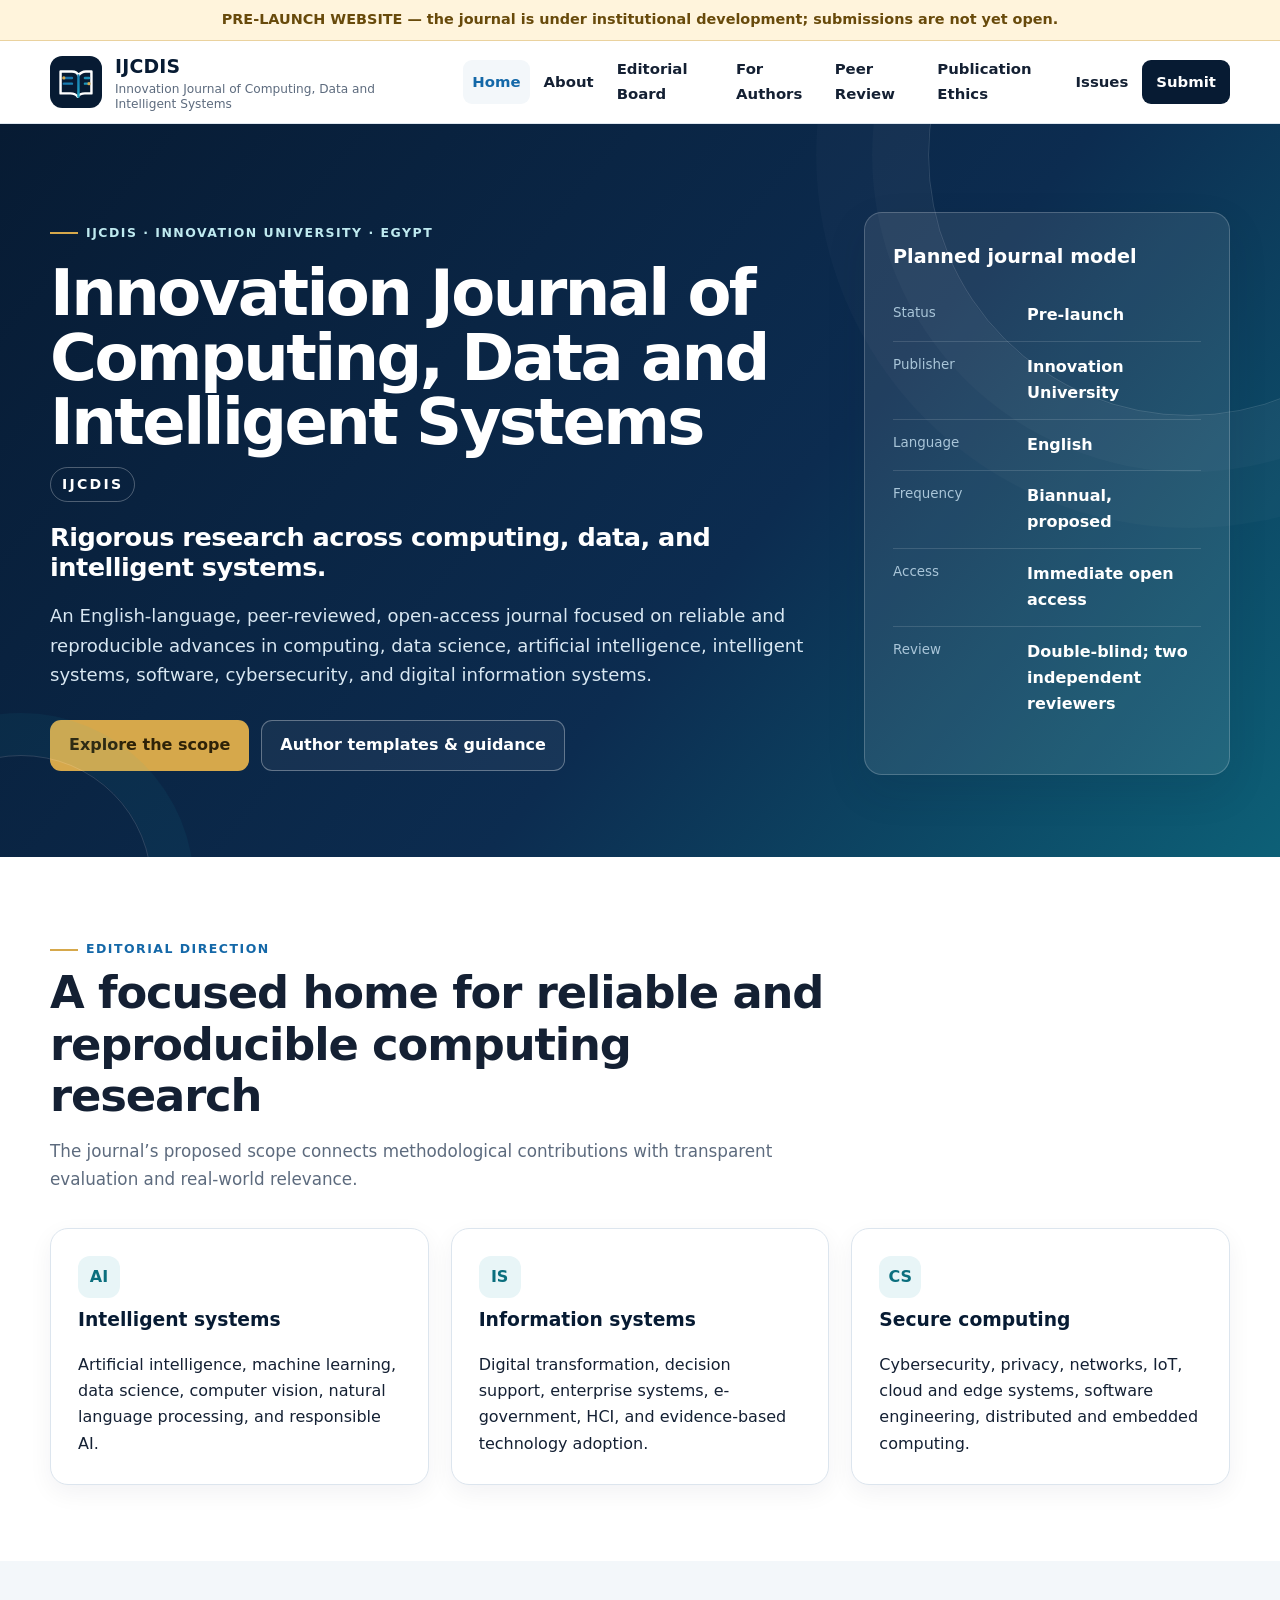
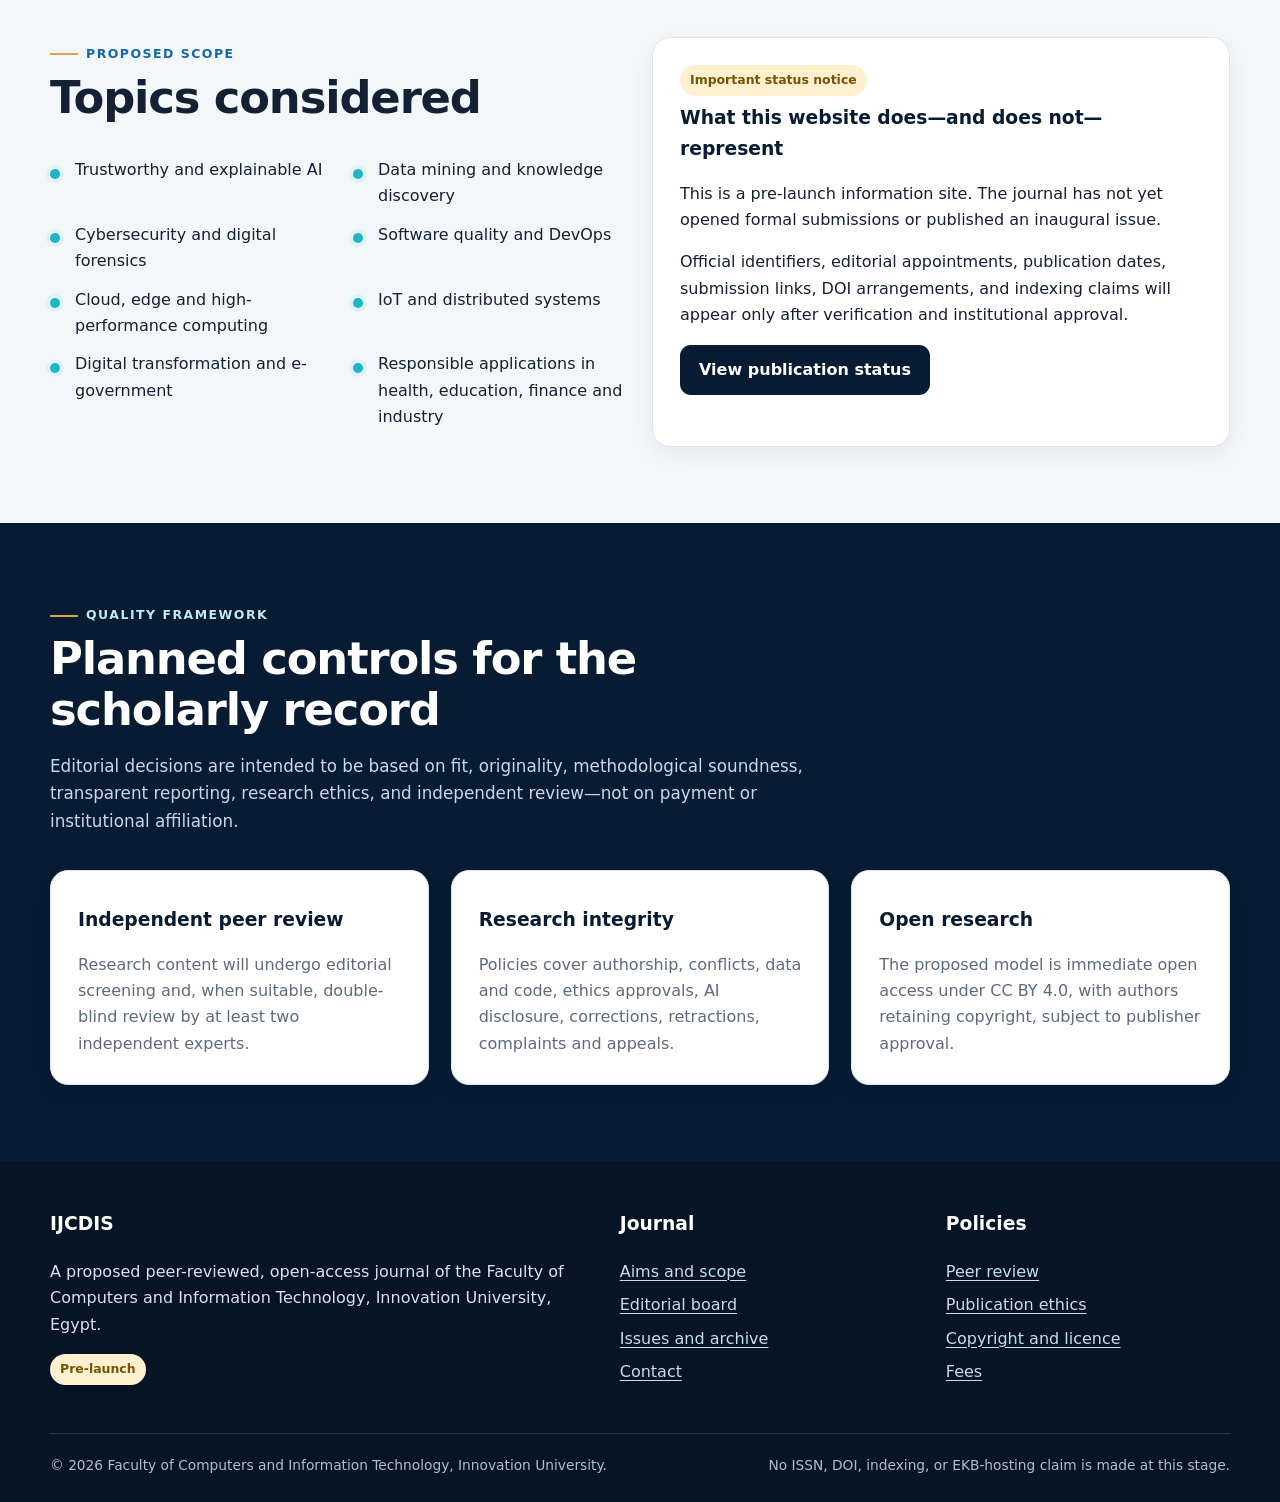
<file: index.html>
<!doctype html><html lang="en"><head><meta charset="utf-8"><meta name="viewport" content="width=device-width,initial-scale=1"><meta name="description" content="IJCDIS pre-launch journal website."><meta name="robots" content="noindex,nofollow"><title>IJCDIS | Innovation Journal of Computing, Data and Intelligent Systems</title><link rel="icon" href="logo.svg" type="image/svg+xml"><link rel="stylesheet" href="styles.css"></head><body><a class="skip-link" href="#main">Skip to content</a>
<div class="status-bar">PRE-LAUNCH WEBSITE — the journal is under institutional development; submissions are not yet open.</div>
<header class="site-header">
  <div class="container header-inner">
    <a class="brand" href="index.html" aria-label="IJCDIS home">
      <img class="brand-mark" src="logo.svg" alt="IJCDIS logo">
      <span class="brand-text"><strong>IJCDIS</strong><span>Innovation Journal of Computing, Data and Intelligent Systems</span></span>
    </a>
    <button class="nav-toggle" type="button" aria-expanded="false" aria-controls="site-nav">Menu</button>
    <nav class="site-nav" id="site-nav" aria-label="Primary navigation"><a href="index.html" aria-current="page">Home</a><a href="about.html">About</a><a href="editorial-board.html">Editorial Board</a><a href="authors.html">For Authors</a><a href="peer-review.html">Peer Review</a><a href="ethics.html">Publication Ethics</a><a href="current-issue.html">Issues</a><a href="submit.html" class="nav-cta">Submit</a></nav>
  </div>
</header><main id="main">
<section class="hero"><div class="container hero-grid"><div><span class="eyebrow">IJCDIS · Innovation University · Egypt</span><h1 class="journal-name">Innovation Journal of Computing, Data and Intelligent Systems</h1><p class="journal-acronym">IJCDIS</p><h2 class="hero-tagline">Rigorous research across computing, data, and intelligent systems.</h2><p>An English-language, peer-reviewed, open-access journal focused on reliable and reproducible advances in computing, data science, artificial intelligence, intelligent systems, software, cybersecurity, and digital information systems.</p><div class="actions"><a class="btn btn-primary" href="about.html">Explore the scope</a><a class="btn btn-secondary" href="authors.html">Author templates &amp; guidance</a></div></div><aside class="hero-card" aria-label="Planned journal model"><h2>Planned journal model</h2><dl><div class="fact"><dt>Status</dt><dd>Pre-launch</dd></div><div class="fact"><dt>Publisher</dt><dd>Innovation University</dd></div><div class="fact"><dt>Language</dt><dd>English</dd></div><div class="fact"><dt>Frequency</dt><dd>Biannual, proposed</dd></div><div class="fact"><dt>Access</dt><dd>Immediate open access</dd></div><div class="fact"><dt>Review</dt><dd>Double-blind; two independent reviewers</dd></div></dl></aside></div></section>
<section class="section"><div class="container"><div class="section-head"><span class="eyebrow" style="color:#1468a8">Editorial direction</span><h2>A focused home for reliable and reproducible computing research</h2><p>The journal’s proposed scope connects methodological contributions with transparent evaluation and real-world relevance.</p></div><div class="grid-3"><article class="card"><div class="card-icon">AI</div><h3>Intelligent systems</h3><p>Artificial intelligence, machine learning, data science, computer vision, natural language processing, and responsible AI.</p></article><article class="card"><div class="card-icon">IS</div><h3>Information systems</h3><p>Digital transformation, decision support, enterprise systems, e-government, HCI, and evidence-based technology adoption.</p></article><article class="card"><div class="card-icon">CS</div><h3>Secure computing</h3><p>Cybersecurity, privacy, networks, IoT, cloud and edge systems, software engineering, distributed and embedded computing.</p></article></div></div></section>
<section class="section section-soft"><div class="container grid-2"><div><div class="section-head"><span class="eyebrow" style="color:#1468a8">Proposed scope</span><h2>Topics considered</h2></div><ul class="topic-list"><li>Trustworthy and explainable AI</li><li>Data mining and knowledge discovery</li><li>Cybersecurity and digital forensics</li><li>Software quality and DevOps</li><li>Cloud, edge and high-performance computing</li><li>IoT and distributed systems</li><li>Digital transformation and e-government</li><li>Responsible applications in health, education, finance and industry</li></ul></div><div class="card"><span class="badge badge-warn">Important status notice</span><h3>What this website does—and does not—represent</h3><p>This is a pre-launch information site. The journal has not yet opened formal submissions or published an inaugural issue.</p><p>Official identifiers, editorial appointments, publication dates, submission links, DOI arrangements, and indexing claims will appear only after verification and institutional approval.</p><a class="btn btn-dark" href="current-issue.html">View publication status</a></div></div></section>
<section class="section section-dark"><div class="container"><div class="section-head"><span class="eyebrow">Quality framework</span><h2>Planned controls for the scholarly record</h2><p>Editorial decisions are intended to be based on fit, originality, methodological soundness, transparent reporting, research ethics, and independent review—not on payment or institutional affiliation.</p></div><div class="grid-3"><article class="card"><h3>Independent peer review</h3><p>Research content will undergo editorial screening and, when suitable, double-blind review by at least two independent experts.</p></article><article class="card"><h3>Research integrity</h3><p>Policies cover authorship, conflicts, data and code, ethics approvals, AI disclosure, corrections, retractions, complaints and appeals.</p></article><article class="card"><h3>Open research</h3><p>The proposed model is immediate open access under CC BY 4.0, with authors retaining copyright, subject to publisher approval.</p></article></div></div></section>
</main><footer class="site-footer">
  <div class="container">
    <div class="footer-grid">
      <div><h3>IJCDIS</h3><p>A proposed peer-reviewed, open-access journal of the Faculty of Computers and Information Technology, Innovation University, Egypt.</p><p><span class="badge badge-warn">Pre-launch</span></p></div>
      <div><h3>Journal</h3><ul class="footer-links"><li><a href="about.html">Aims and scope</a></li><li><a href="editorial-board.html">Editorial board</a></li><li><a href="current-issue.html">Issues and archive</a></li><li><a href="contact.html">Contact</a></li></ul></div>
      <div><h3>Policies</h3><ul class="footer-links"><li><a href="peer-review.html">Peer review</a></li><li><a href="ethics.html">Publication ethics</a></li><li><a href="authors.html#copyright">Copyright and licence</a></li><li><a href="authors.html#fees">Fees</a></li></ul></div>
    </div>
    <div class="footer-bottom"><span>© <span data-year></span> Faculty of Computers and Information Technology, Innovation University.</span><span>No ISSN, DOI, indexing, or EKB-hosting claim is made at this stage.</span></div>
  </div>
</footer><script src="script.js"></script></body></html>
</file>
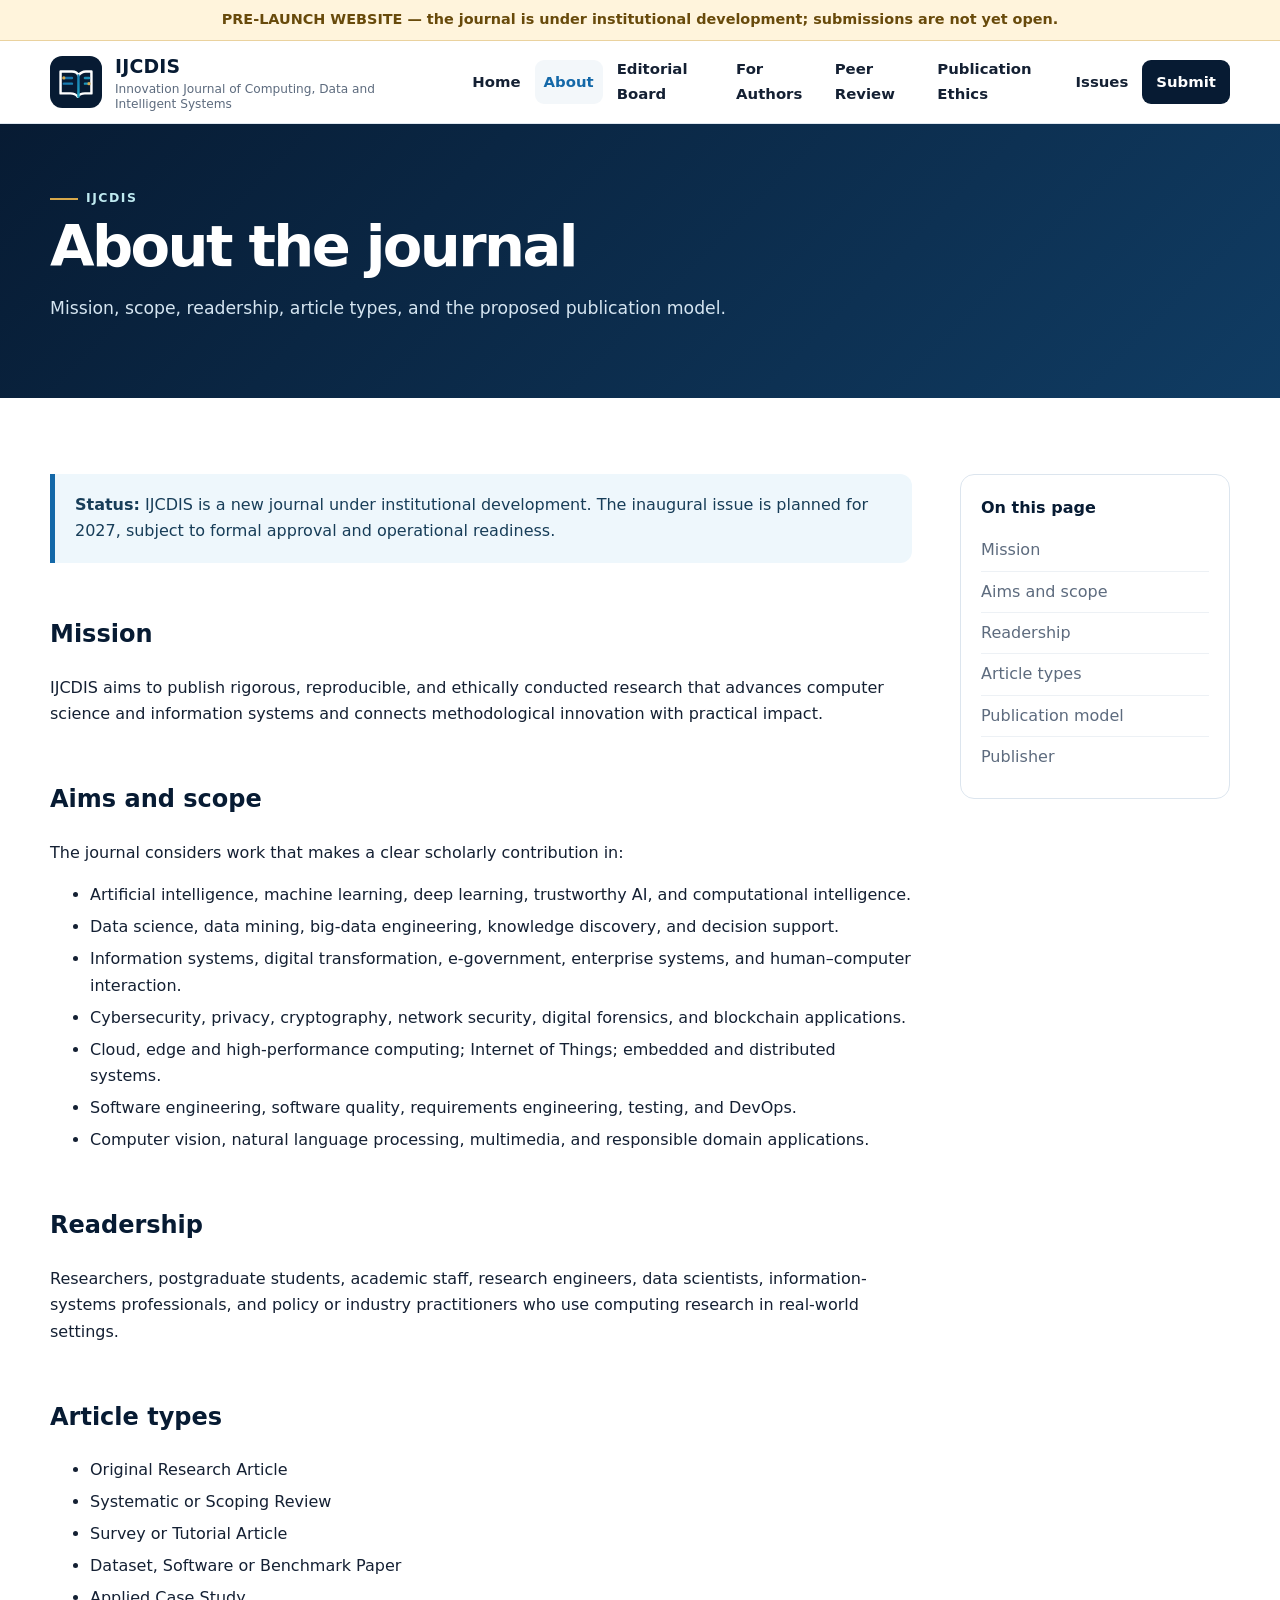
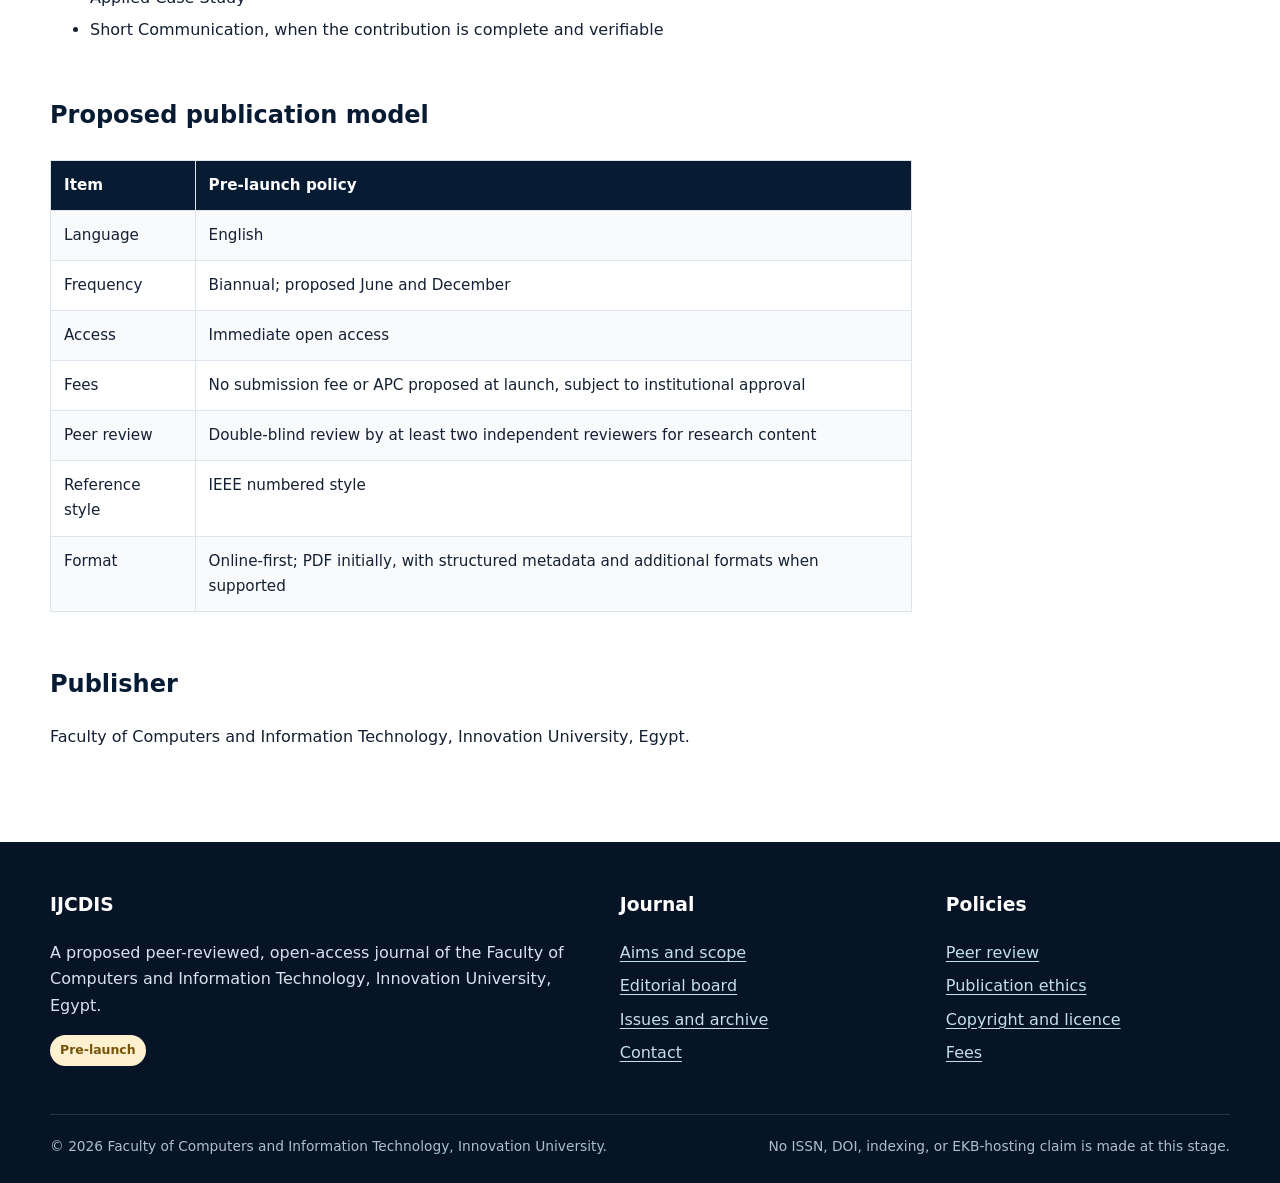
<file: about.html>
<!doctype html><html lang="en"><head><meta charset="utf-8"><meta name="viewport" content="width=device-width,initial-scale=1"><meta name="description" content="About IJCDIS: mission, scope, readership and model."><meta name="robots" content="noindex,nofollow"><title>About | IJCDIS</title><link rel="icon" href="logo.svg" type="image/svg+xml"><link rel="stylesheet" href="styles.css"></head><body><a class="skip-link" href="#main">Skip to content</a>
<div class="status-bar">PRE-LAUNCH WEBSITE — the journal is under institutional development; submissions are not yet open.</div>
<header class="site-header">
  <div class="container header-inner">
    <a class="brand" href="index.html" aria-label="IJCDIS home">
      <img class="brand-mark" src="logo.svg" alt="IJCDIS logo">
      <span class="brand-text"><strong>IJCDIS</strong><span>Innovation Journal of Computing, Data and Intelligent Systems</span></span>
    </a>
    <button class="nav-toggle" type="button" aria-expanded="false" aria-controls="site-nav">Menu</button>
    <nav class="site-nav" id="site-nav" aria-label="Primary navigation"><a href="index.html">Home</a><a href="about.html" aria-current="page">About</a><a href="editorial-board.html">Editorial Board</a><a href="authors.html">For Authors</a><a href="peer-review.html">Peer Review</a><a href="ethics.html">Publication Ethics</a><a href="current-issue.html">Issues</a><a href="submit.html" class="nav-cta">Submit</a></nav>
  </div>
</header><section class="page-hero"><div class="container"><span class="eyebrow">IJCDIS</span><h1>About the journal</h1><p>Mission, scope, readership, article types, and the proposed publication model.</p></div></section><main id="main" class="section"><div class="container content-wrap"><article class="prose"><div class="notice notice-info"><strong>Status:</strong> IJCDIS is a new journal under institutional development. The inaugural issue is planned for 2027, subject to formal approval and operational readiness.</div><h2 id="mission">Mission</h2><p>IJCDIS aims to publish rigorous, reproducible, and ethically conducted research that advances computer science and information systems and connects methodological innovation with practical impact.</p><h2 id="scope">Aims and scope</h2><p>The journal considers work that makes a clear scholarly contribution in:</p><ul><li>Artificial intelligence, machine learning, deep learning, trustworthy AI, and computational intelligence.</li><li>Data science, data mining, big-data engineering, knowledge discovery, and decision support.</li><li>Information systems, digital transformation, e-government, enterprise systems, and human–computer interaction.</li><li>Cybersecurity, privacy, cryptography, network security, digital forensics, and blockchain applications.</li><li>Cloud, edge and high-performance computing; Internet of Things; embedded and distributed systems.</li><li>Software engineering, software quality, requirements engineering, testing, and DevOps.</li><li>Computer vision, natural language processing, multimedia, and responsible domain applications.</li></ul><h2 id="readership">Readership</h2><p>Researchers, postgraduate students, academic staff, research engineers, data scientists, information-systems professionals, and policy or industry practitioners who use computing research in real-world settings.</p><h2 id="types">Article types</h2><ul><li>Original Research Article</li><li>Systematic or Scoping Review</li><li>Survey or Tutorial Article</li><li>Dataset, Software or Benchmark Paper</li><li>Applied Case Study</li><li>Short Communication, when the contribution is complete and verifiable</li></ul><h2 id="model">Proposed publication model</h2><table><tr><th>Item</th><th>Pre-launch policy</th></tr><tr><td>Language</td><td>English</td></tr><tr><td>Frequency</td><td>Biannual; proposed June and December</td></tr><tr><td>Access</td><td>Immediate open access</td></tr><tr><td>Fees</td><td>No submission fee or APC proposed at launch, subject to institutional approval</td></tr><tr><td>Peer review</td><td>Double-blind review by at least two independent reviewers for research content</td></tr><tr><td>Reference style</td><td>IEEE numbered style</td></tr><tr><td>Format</td><td>Online-first; PDF initially, with structured metadata and additional formats when supported</td></tr></table><h2 id="publisher">Publisher</h2><p>Faculty of Computers and Information Technology, Innovation University, Egypt.</p></article><aside class="sidebar"><strong>On this page</strong><a href="#mission">Mission</a><a href="#scope">Aims and scope</a><a href="#readership">Readership</a><a href="#types">Article types</a><a href="#model">Publication model</a><a href="#publisher">Publisher</a></aside></div></main><footer class="site-footer">
  <div class="container">
    <div class="footer-grid">
      <div><h3>IJCDIS</h3><p>A proposed peer-reviewed, open-access journal of the Faculty of Computers and Information Technology, Innovation University, Egypt.</p><p><span class="badge badge-warn">Pre-launch</span></p></div>
      <div><h3>Journal</h3><ul class="footer-links"><li><a href="about.html">Aims and scope</a></li><li><a href="editorial-board.html">Editorial board</a></li><li><a href="current-issue.html">Issues and archive</a></li><li><a href="contact.html">Contact</a></li></ul></div>
      <div><h3>Policies</h3><ul class="footer-links"><li><a href="peer-review.html">Peer review</a></li><li><a href="ethics.html">Publication ethics</a></li><li><a href="authors.html#copyright">Copyright and licence</a></li><li><a href="authors.html#fees">Fees</a></li></ul></div>
    </div>
    <div class="footer-bottom"><span>© <span data-year></span> Faculty of Computers and Information Technology, Innovation University.</span><span>No ISSN, DOI, indexing, or EKB-hosting claim is made at this stage.</span></div>
  </div>
</footer><script src="script.js"></script></body></html>
</file>
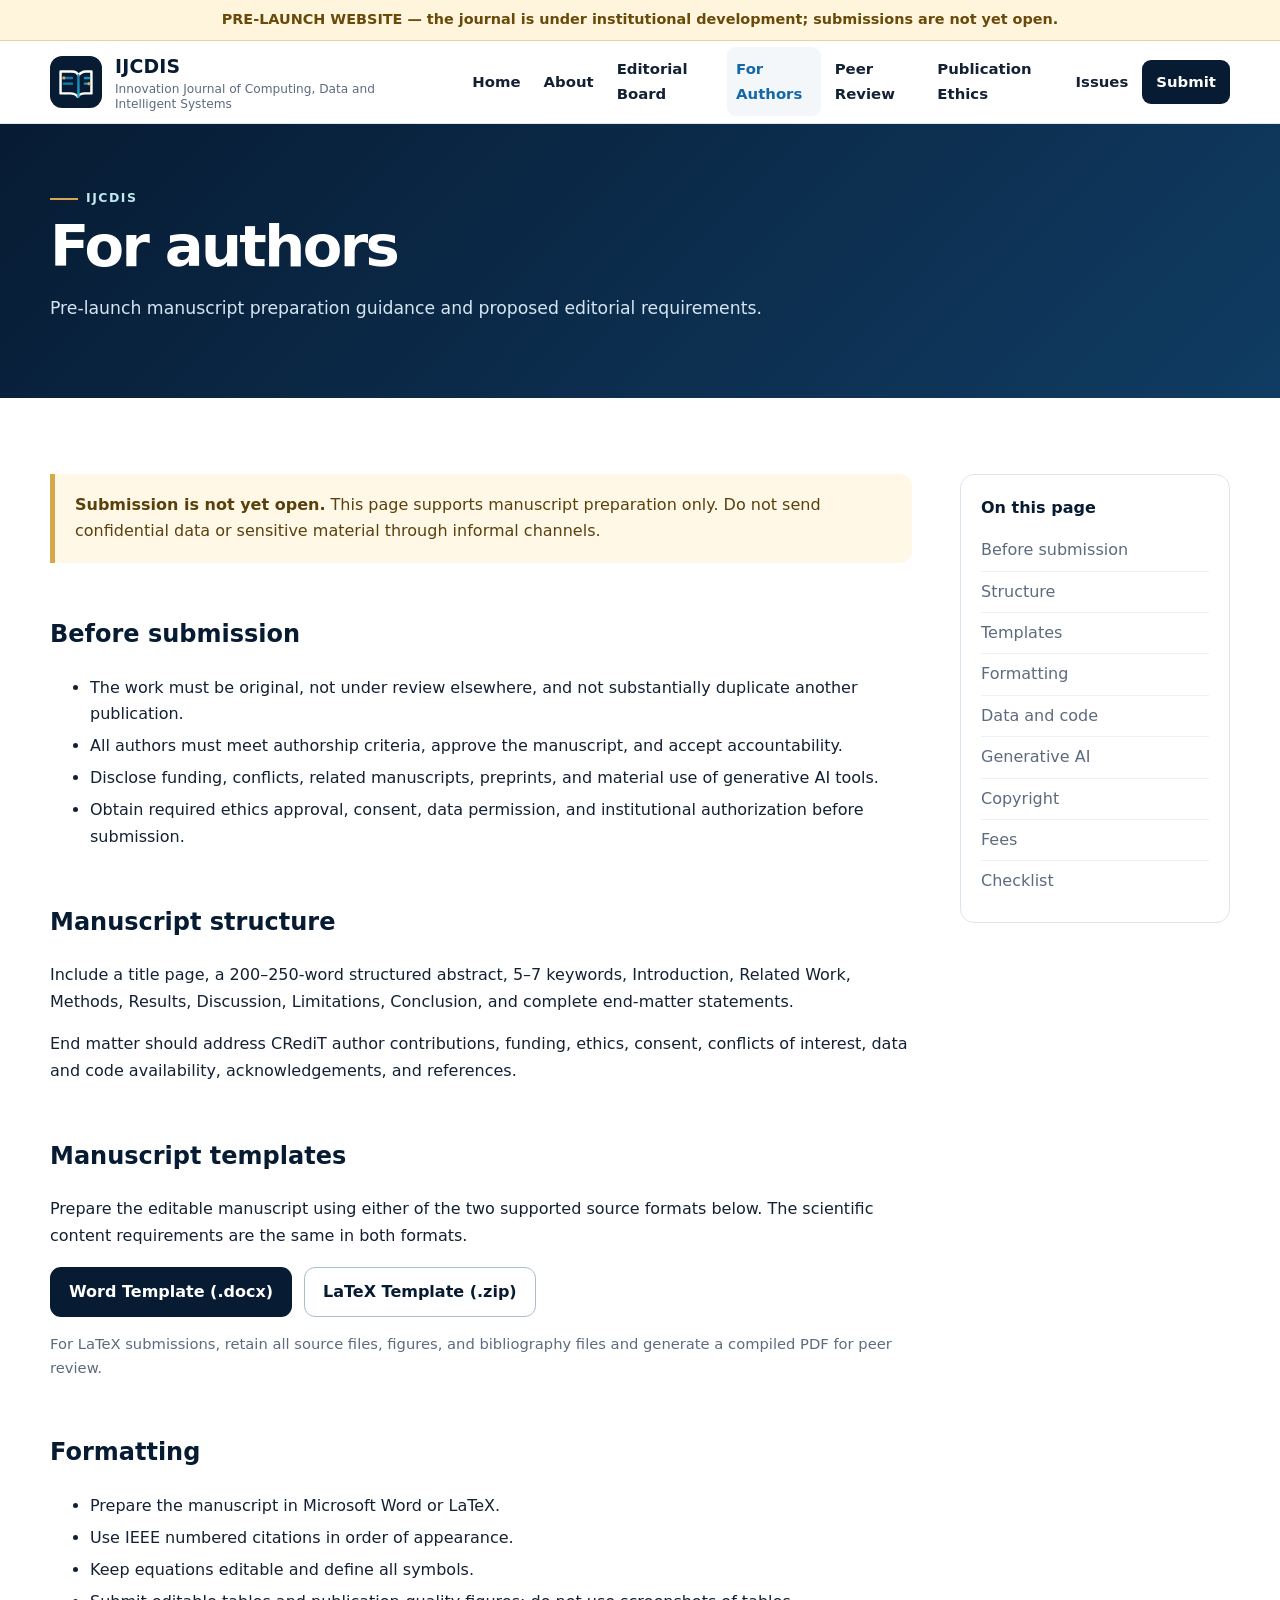
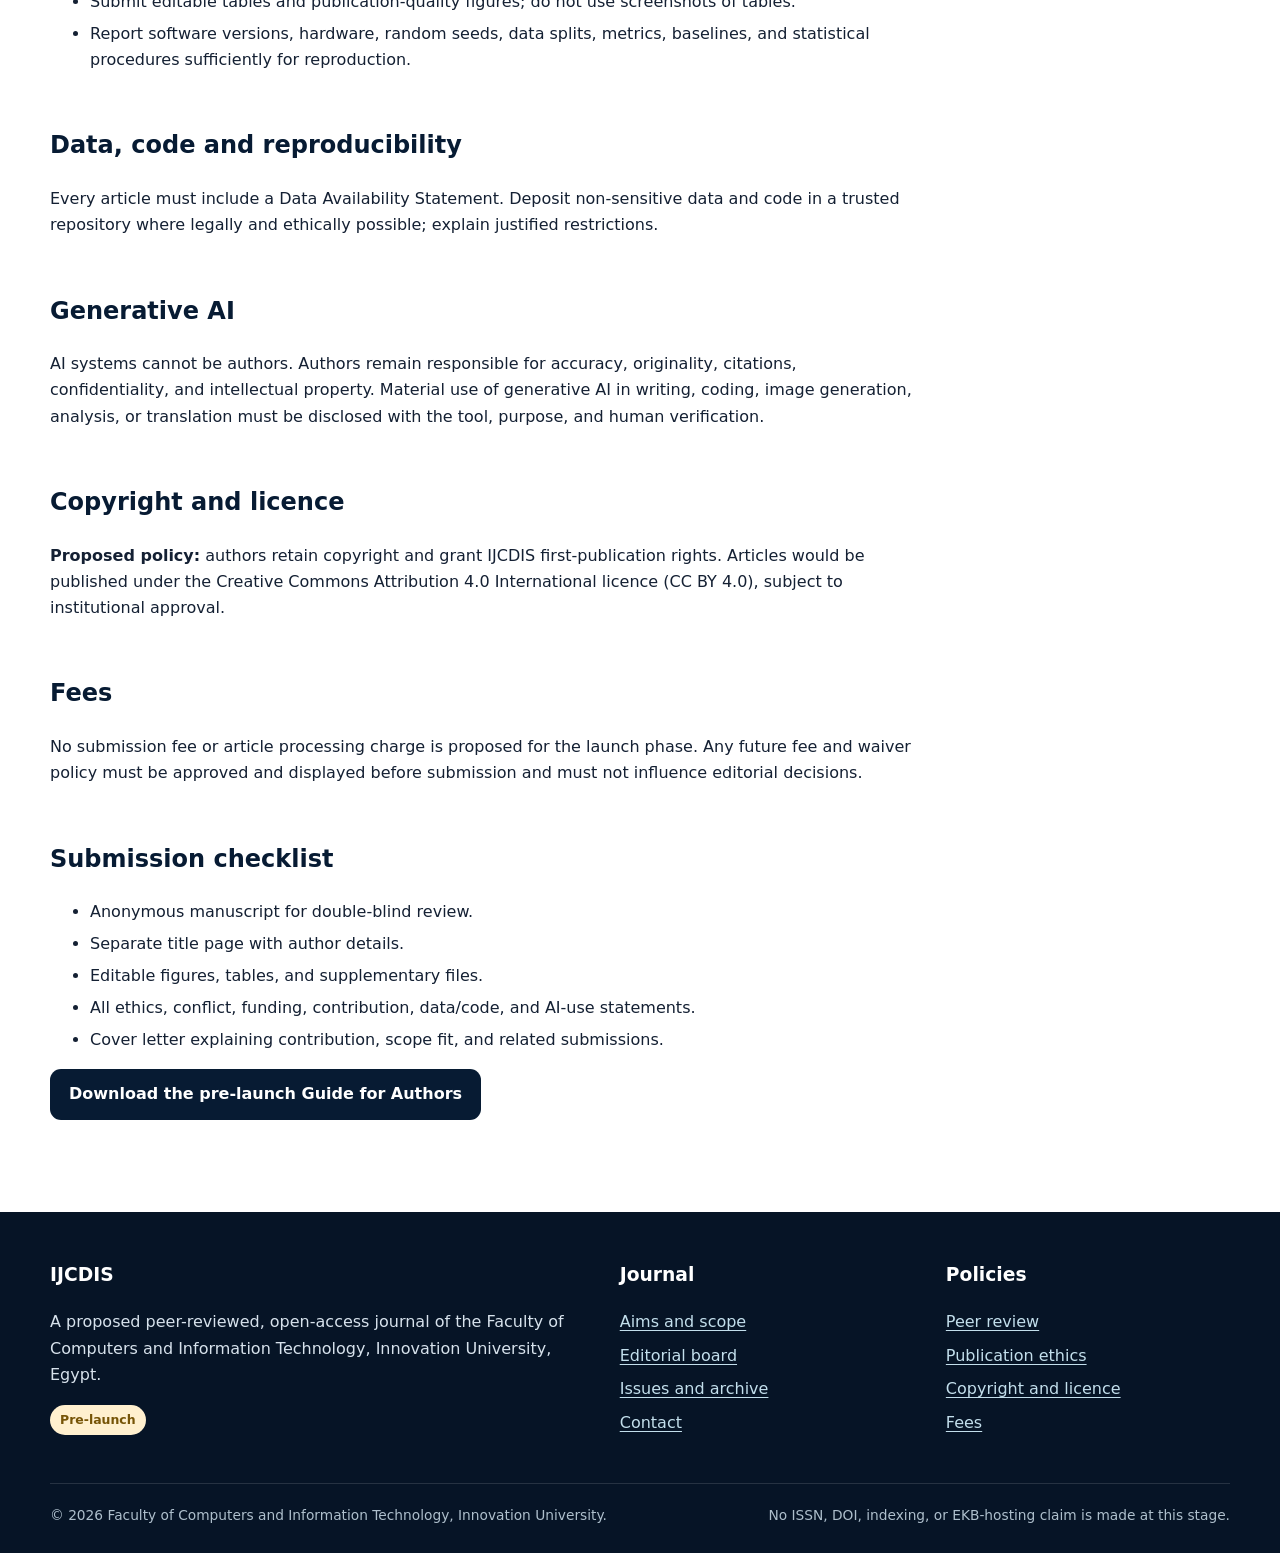
<file: authors.html>
<!doctype html><html lang="en"><head><meta charset="utf-8"><meta name="viewport" content="width=device-width,initial-scale=1"><meta name="description" content="IJCDIS pre-launch author guidelines."><meta name="robots" content="noindex,nofollow"><title>For Authors | IJCDIS</title><link rel="icon" href="logo.svg" type="image/svg+xml"><link rel="stylesheet" href="styles.css"></head><body><a class="skip-link" href="#main">Skip to content</a>
<div class="status-bar">PRE-LAUNCH WEBSITE — the journal is under institutional development; submissions are not yet open.</div>
<header class="site-header">
  <div class="container header-inner">
    <a class="brand" href="index.html" aria-label="IJCDIS home">
      <img class="brand-mark" src="logo.svg" alt="IJCDIS logo">
      <span class="brand-text"><strong>IJCDIS</strong><span>Innovation Journal of Computing, Data and Intelligent Systems</span></span>
    </a>
    <button class="nav-toggle" type="button" aria-expanded="false" aria-controls="site-nav">Menu</button>
    <nav class="site-nav" id="site-nav" aria-label="Primary navigation"><a href="index.html">Home</a><a href="about.html">About</a><a href="editorial-board.html">Editorial Board</a><a href="authors.html" aria-current="page">For Authors</a><a href="peer-review.html">Peer Review</a><a href="ethics.html">Publication Ethics</a><a href="current-issue.html">Issues</a><a href="submit.html" class="nav-cta">Submit</a></nav>
  </div>
</header><section class="page-hero"><div class="container"><span class="eyebrow">IJCDIS</span><h1>For authors</h1><p>Pre-launch manuscript preparation guidance and proposed editorial requirements.</p></div></section><main id="main" class="section"><div class="container content-wrap"><article class="prose"><div class="notice"><strong>Submission is not yet open.</strong> This page supports manuscript preparation only. Do not send confidential data or sensitive material through informal channels.</div><h2 id="before">Before submission</h2><ul><li>The work must be original, not under review elsewhere, and not substantially duplicate another publication.</li><li>All authors must meet authorship criteria, approve the manuscript, and accept accountability.</li><li>Disclose funding, conflicts, related manuscripts, preprints, and material use of generative AI tools.</li><li>Obtain required ethics approval, consent, data permission, and institutional authorization before submission.</li></ul><h2 id="structure">Manuscript structure</h2><p>Include a title page, a 200–250-word structured abstract, 5–7 keywords, Introduction, Related Work, Methods, Results, Discussion, Limitations, Conclusion, and complete end-matter statements.</p><p>End matter should address CRediT author contributions, funding, ethics, consent, conflicts of interest, data and code availability, acknowledgements, and references.</p><h2 id="templates">Manuscript templates</h2><p>Prepare the editable manuscript using either of the two supported source formats below. The scientific content requirements are the same in both formats.</p><div class="template-downloads"><a class="btn btn-dark" href="IJCDIS_Word_Manuscript_Template.docx" download>Word Template (.docx)</a><a class="btn btn-outline" href="IJCDIS_LaTeX_Manuscript_Template.zip" download>LaTeX Template (.zip)</a></div><p class="meta">For LaTeX submissions, retain all source files, figures, and bibliography files and generate a compiled PDF for peer review.</p><h2 id="format">Formatting</h2><ul><li>Prepare the manuscript in Microsoft Word or LaTeX.</li><li>Use IEEE numbered citations in order of appearance.</li><li>Keep equations editable and define all symbols.</li><li>Submit editable tables and publication-quality figures; do not use screenshots of tables.</li><li>Report software versions, hardware, random seeds, data splits, metrics, baselines, and statistical procedures sufficiently for reproduction.</li></ul><h2 id="data">Data, code and reproducibility</h2><p>Every article must include a Data Availability Statement. Deposit non-sensitive data and code in a trusted repository where legally and ethically possible; explain justified restrictions.</p><h2 id="ai">Generative AI</h2><p>AI systems cannot be authors. Authors remain responsible for accuracy, originality, citations, confidentiality, and intellectual property. Material use of generative AI in writing, coding, image generation, analysis, or translation must be disclosed with the tool, purpose, and human verification.</p><h2 id="copyright">Copyright and licence</h2><p><strong>Proposed policy:</strong> authors retain copyright and grant IJCDIS first-publication rights. Articles would be published under the Creative Commons Attribution 4.0 International licence (CC BY 4.0), subject to institutional approval.</p><h2 id="fees">Fees</h2><p>No submission fee or article processing charge is proposed for the launch phase. Any future fee and waiver policy must be approved and displayed before submission and must not influence editorial decisions.</p><h2 id="checklist">Submission checklist</h2><ul><li>Anonymous manuscript for double-blind review.</li><li>Separate title page with author details.</li><li>Editable figures, tables, and supplementary files.</li><li>All ethics, conflict, funding, contribution, data/code, and AI-use statements.</li><li>Cover letter explaining contribution, scope fit, and related submissions.</li></ul><p><a class="btn btn-dark" href="IJCDIS_Guide_for_Authors_Prelaunch.docx">Download the pre-launch Guide for Authors</a></p></article><aside class="sidebar"><strong>On this page</strong><a href="#before">Before submission</a><a href="#structure">Structure</a><a href="#templates">Templates</a><a href="#format">Formatting</a><a href="#data">Data and code</a><a href="#ai">Generative AI</a><a href="#copyright">Copyright</a><a href="#fees">Fees</a><a href="#checklist">Checklist</a></aside></div></main><footer class="site-footer">
  <div class="container">
    <div class="footer-grid">
      <div><h3>IJCDIS</h3><p>A proposed peer-reviewed, open-access journal of the Faculty of Computers and Information Technology, Innovation University, Egypt.</p><p><span class="badge badge-warn">Pre-launch</span></p></div>
      <div><h3>Journal</h3><ul class="footer-links"><li><a href="about.html">Aims and scope</a></li><li><a href="editorial-board.html">Editorial board</a></li><li><a href="current-issue.html">Issues and archive</a></li><li><a href="contact.html">Contact</a></li></ul></div>
      <div><h3>Policies</h3><ul class="footer-links"><li><a href="peer-review.html">Peer review</a></li><li><a href="ethics.html">Publication ethics</a></li><li><a href="authors.html#copyright">Copyright and licence</a></li><li><a href="authors.html#fees">Fees</a></li></ul></div>
    </div>
    <div class="footer-bottom"><span>© <span data-year></span> Faculty of Computers and Information Technology, Innovation University.</span><span>No ISSN, DOI, indexing, or EKB-hosting claim is made at this stage.</span></div>
  </div>
</footer><script src="script.js"></script></body></html>
</file>
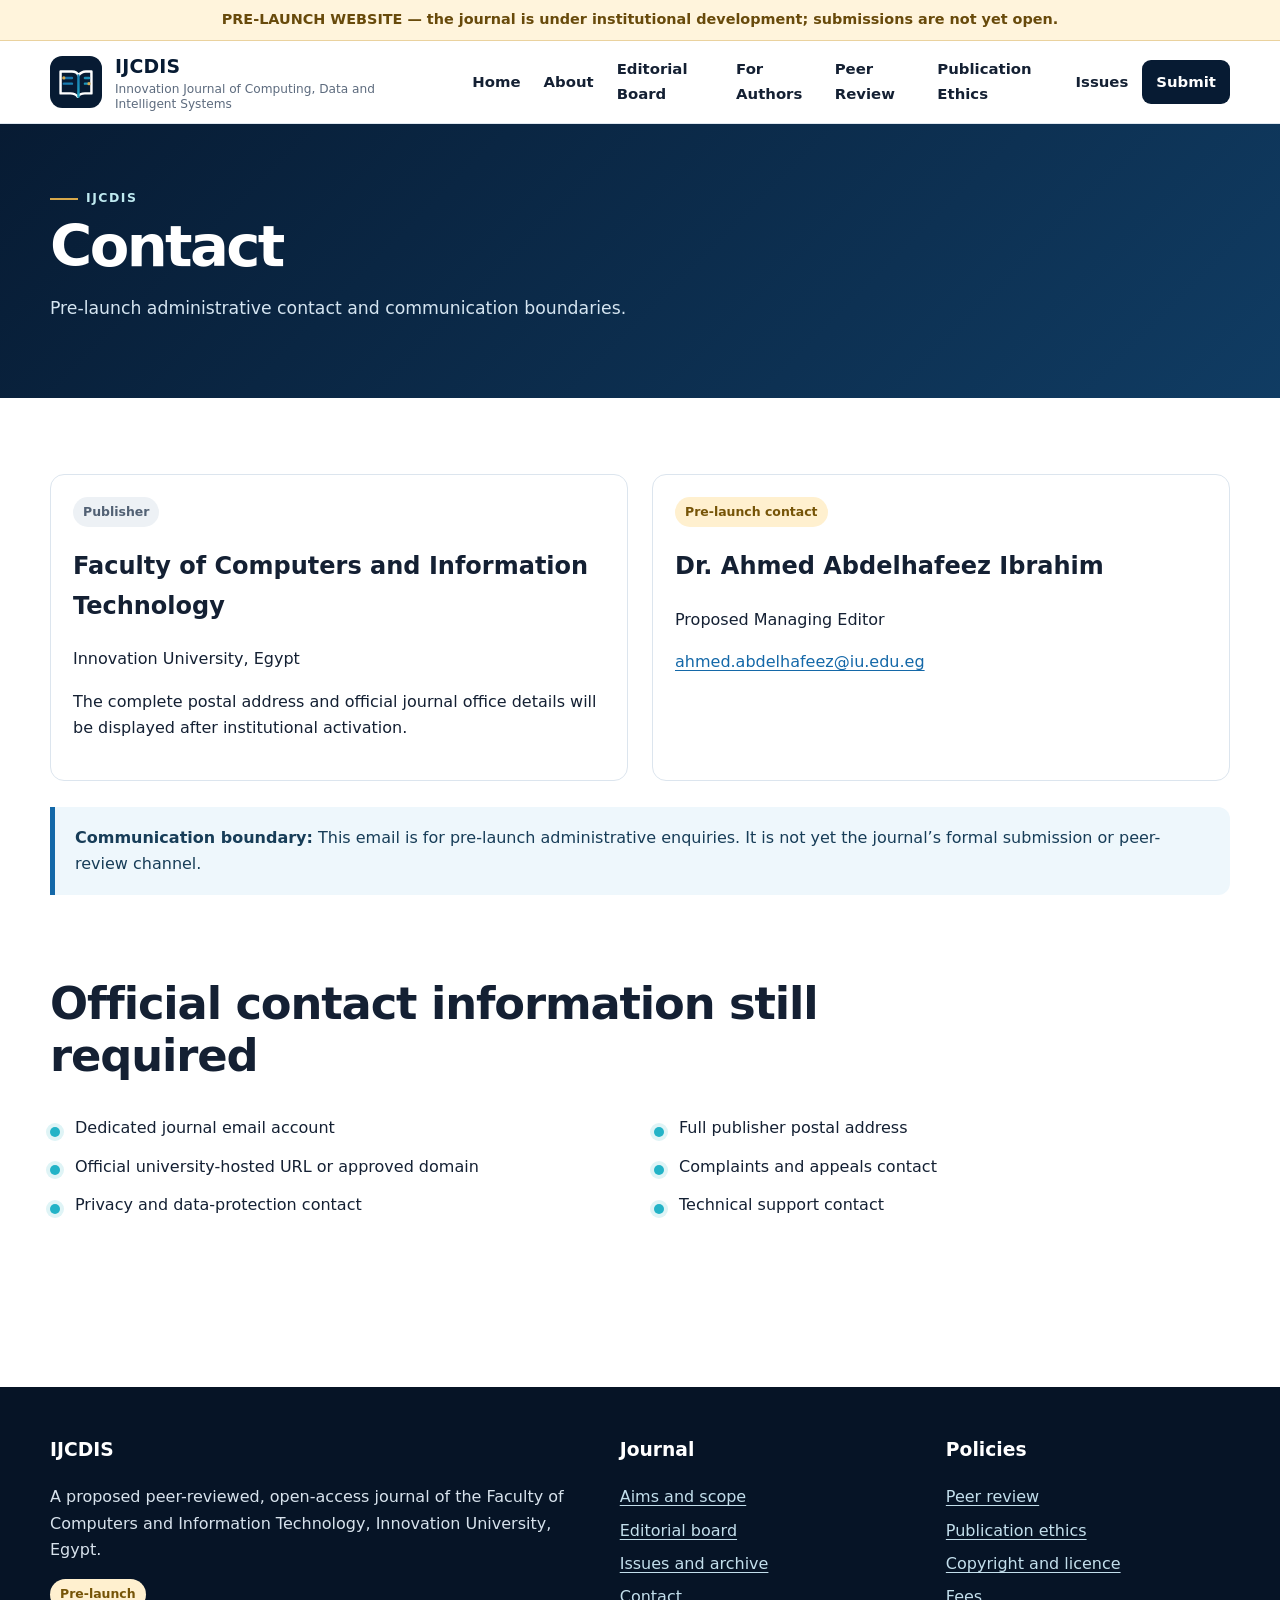
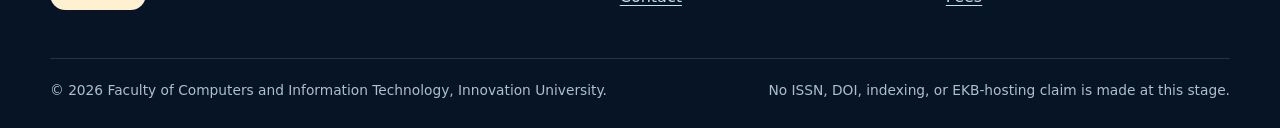
<file: contact.html>
<!doctype html><html lang="en"><head><meta charset="utf-8"><meta name="viewport" content="width=device-width,initial-scale=1"><meta name="description" content="Contact IJCDIS pre-launch office."><meta name="robots" content="noindex,nofollow"><title>Contact | IJCDIS</title><link rel="icon" href="logo.svg" type="image/svg+xml"><link rel="stylesheet" href="styles.css"></head><body><a class="skip-link" href="#main">Skip to content</a>
<div class="status-bar">PRE-LAUNCH WEBSITE — the journal is under institutional development; submissions are not yet open.</div>
<header class="site-header">
  <div class="container header-inner">
    <a class="brand" href="index.html" aria-label="IJCDIS home">
      <img class="brand-mark" src="logo.svg" alt="IJCDIS logo">
      <span class="brand-text"><strong>IJCDIS</strong><span>Innovation Journal of Computing, Data and Intelligent Systems</span></span>
    </a>
    <button class="nav-toggle" type="button" aria-expanded="false" aria-controls="site-nav">Menu</button>
    <nav class="site-nav" id="site-nav" aria-label="Primary navigation"><a href="index.html">Home</a><a href="about.html">About</a><a href="editorial-board.html">Editorial Board</a><a href="authors.html">For Authors</a><a href="peer-review.html">Peer Review</a><a href="ethics.html">Publication Ethics</a><a href="current-issue.html">Issues</a><a href="submit.html" class="nav-cta">Submit</a></nav>
  </div>
</header><section class="page-hero"><div class="container"><span class="eyebrow">IJCDIS</span><h1>Contact</h1><p>Pre-launch administrative contact and communication boundaries.</p></div></section><main id="main" class="section"><div class="container"><div class="contact-grid"><div class="contact-item"><span class="badge badge-muted">Publisher</span><h2>Faculty of Computers and Information Technology</h2><p>Innovation University, Egypt</p><p>The complete postal address and official journal office details will be displayed after institutional activation.</p></div><div class="contact-item"><span class="badge badge-warn">Pre-launch contact</span><h2>Dr. Ahmed Abdelhafeez Ibrahim</h2><p>Proposed Managing Editor</p><p><a href="mailto:ahmed.abdelhafeez@iu.edu.eg">ahmed.abdelhafeez@iu.edu.eg</a></p></div></div><div class="notice notice-info" style="margin-top:26px"><strong>Communication boundary:</strong> This email is for pre-launch administrative enquiries. It is not yet the journal’s formal submission or peer-review channel.</div><section class="section"><div class="section-head"><h2>Official contact information still required</h2></div><ul class="topic-list"><li>Dedicated journal email account</li><li>Full publisher postal address</li><li>Official university-hosted URL or approved domain</li><li>Complaints and appeals contact</li><li>Privacy and data-protection contact</li><li>Technical support contact</li></ul></section></div></main><footer class="site-footer">
  <div class="container">
    <div class="footer-grid">
      <div><h3>IJCDIS</h3><p>A proposed peer-reviewed, open-access journal of the Faculty of Computers and Information Technology, Innovation University, Egypt.</p><p><span class="badge badge-warn">Pre-launch</span></p></div>
      <div><h3>Journal</h3><ul class="footer-links"><li><a href="about.html">Aims and scope</a></li><li><a href="editorial-board.html">Editorial board</a></li><li><a href="current-issue.html">Issues and archive</a></li><li><a href="contact.html">Contact</a></li></ul></div>
      <div><h3>Policies</h3><ul class="footer-links"><li><a href="peer-review.html">Peer review</a></li><li><a href="ethics.html">Publication ethics</a></li><li><a href="authors.html#copyright">Copyright and licence</a></li><li><a href="authors.html#fees">Fees</a></li></ul></div>
    </div>
    <div class="footer-bottom"><span>© <span data-year></span> Faculty of Computers and Information Technology, Innovation University.</span><span>No ISSN, DOI, indexing, or EKB-hosting claim is made at this stage.</span></div>
  </div>
</footer><script src="script.js"></script></body></html>
</file>
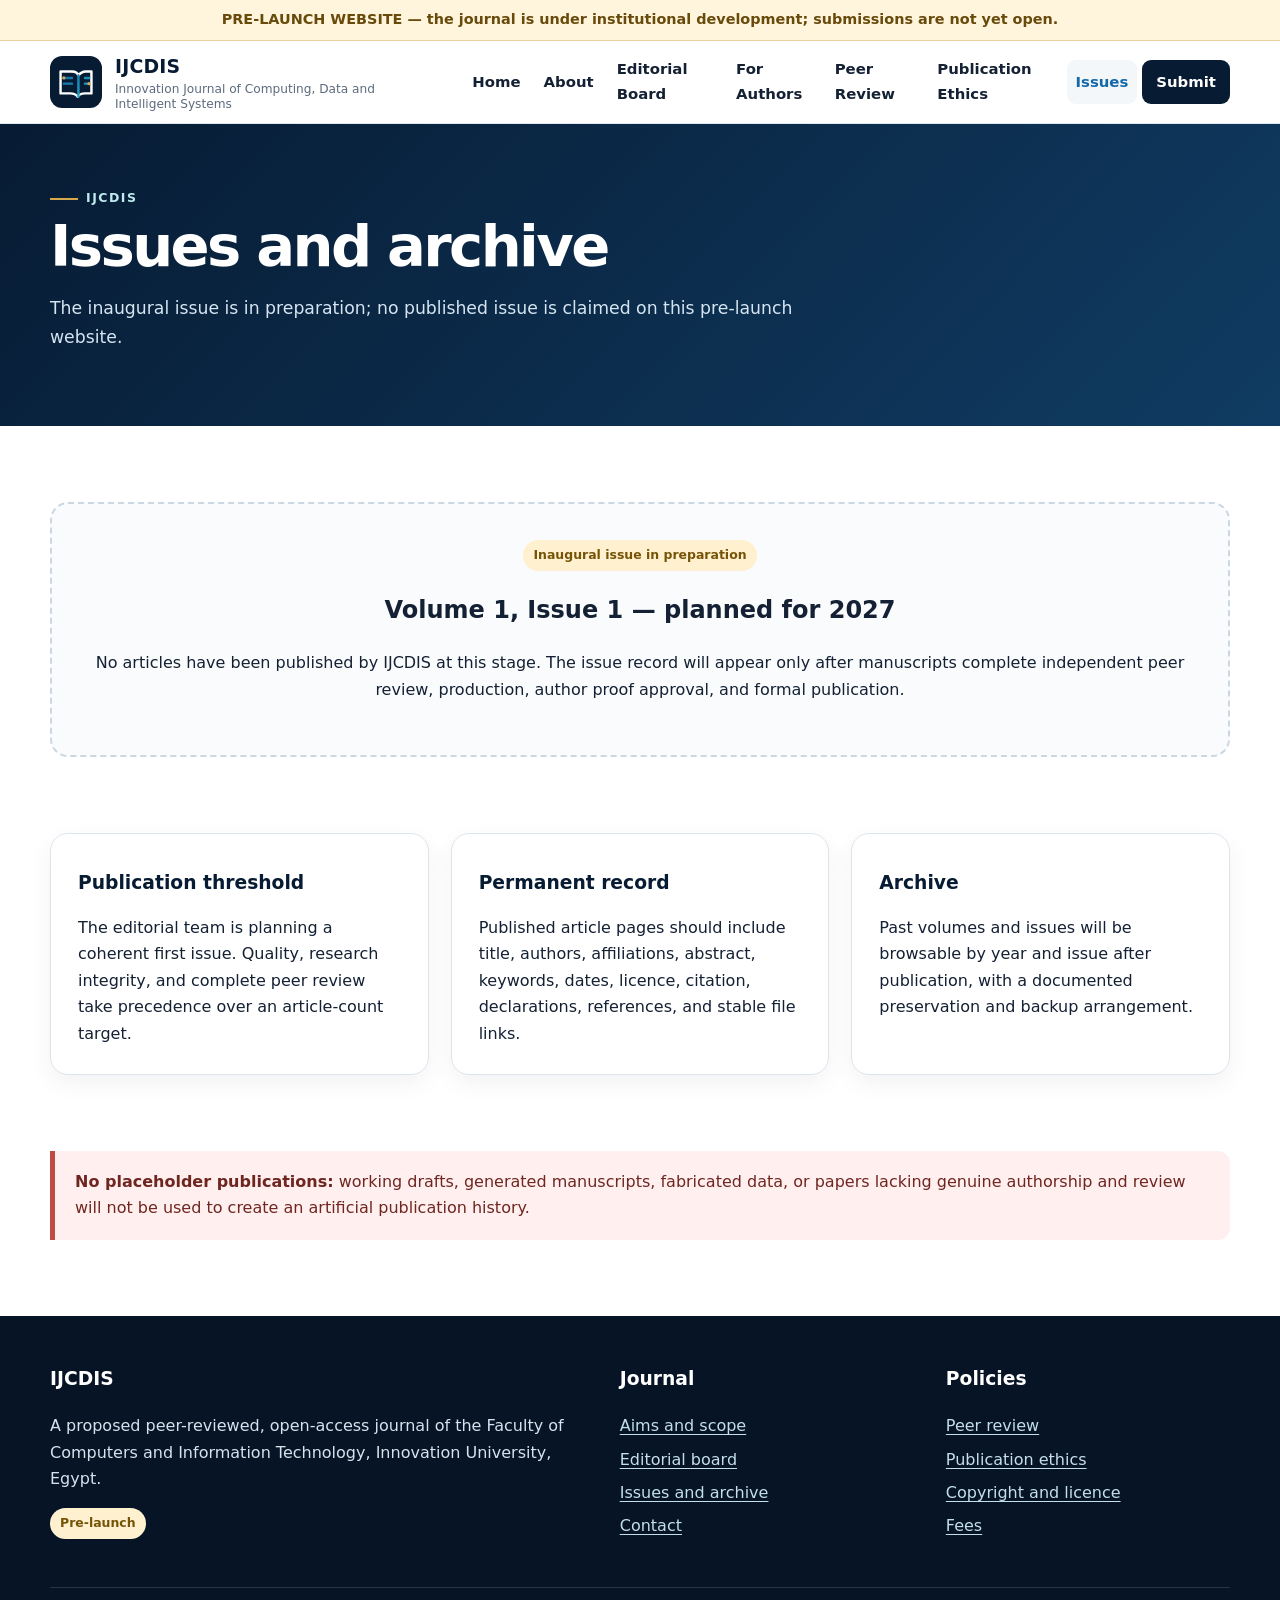
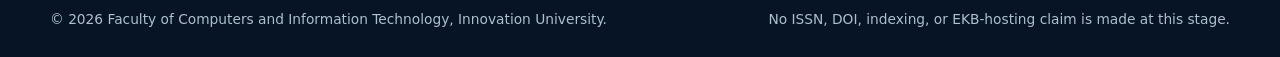
<file: current-issue.html>
<!doctype html><html lang="en"><head><meta charset="utf-8"><meta name="viewport" content="width=device-width,initial-scale=1"><meta name="description" content="IJCDIS issue and archive status."><meta name="robots" content="noindex,nofollow"><title>Issues | IJCDIS</title><link rel="icon" href="logo.svg" type="image/svg+xml"><link rel="stylesheet" href="styles.css"></head><body><a class="skip-link" href="#main">Skip to content</a>
<div class="status-bar">PRE-LAUNCH WEBSITE — the journal is under institutional development; submissions are not yet open.</div>
<header class="site-header">
  <div class="container header-inner">
    <a class="brand" href="index.html" aria-label="IJCDIS home">
      <img class="brand-mark" src="logo.svg" alt="IJCDIS logo">
      <span class="brand-text"><strong>IJCDIS</strong><span>Innovation Journal of Computing, Data and Intelligent Systems</span></span>
    </a>
    <button class="nav-toggle" type="button" aria-expanded="false" aria-controls="site-nav">Menu</button>
    <nav class="site-nav" id="site-nav" aria-label="Primary navigation"><a href="index.html">Home</a><a href="about.html">About</a><a href="editorial-board.html">Editorial Board</a><a href="authors.html">For Authors</a><a href="peer-review.html">Peer Review</a><a href="ethics.html">Publication Ethics</a><a href="current-issue.html" aria-current="page">Issues</a><a href="submit.html" class="nav-cta">Submit</a></nav>
  </div>
</header><section class="page-hero"><div class="container"><span class="eyebrow">IJCDIS</span><h1>Issues and archive</h1><p>The inaugural issue is in preparation; no published issue is claimed on this pre-launch website.</p></div></section><main id="main" class="section"><div class="container"><div class="empty-state"><span class="badge badge-warn">Inaugural issue in preparation</span><h2>Volume 1, Issue 1 — planned for 2027</h2><p>No articles have been published by IJCDIS at this stage. The issue record will appear only after manuscripts complete independent peer review, production, author proof approval, and formal publication.</p></div><section class="section"><div class="grid-3"><article class="card"><h3>Publication threshold</h3><p>The editorial team is planning a coherent first issue. Quality, research integrity, and complete peer review take precedence over an article-count target.</p></article><article class="card"><h3>Permanent record</h3><p>Published article pages should include title, authors, affiliations, abstract, keywords, dates, licence, citation, declarations, references, and stable file links.</p></article><article class="card"><h3>Archive</h3><p>Past volumes and issues will be browsable by year and issue after publication, with a documented preservation and backup arrangement.</p></article></div></section><div class="notice notice-danger"><strong>No placeholder publications:</strong> working drafts, generated manuscripts, fabricated data, or papers lacking genuine authorship and review will not be used to create an artificial publication history.</div></div></main><footer class="site-footer">
  <div class="container">
    <div class="footer-grid">
      <div><h3>IJCDIS</h3><p>A proposed peer-reviewed, open-access journal of the Faculty of Computers and Information Technology, Innovation University, Egypt.</p><p><span class="badge badge-warn">Pre-launch</span></p></div>
      <div><h3>Journal</h3><ul class="footer-links"><li><a href="about.html">Aims and scope</a></li><li><a href="editorial-board.html">Editorial board</a></li><li><a href="current-issue.html">Issues and archive</a></li><li><a href="contact.html">Contact</a></li></ul></div>
      <div><h3>Policies</h3><ul class="footer-links"><li><a href="peer-review.html">Peer review</a></li><li><a href="ethics.html">Publication ethics</a></li><li><a href="authors.html#copyright">Copyright and licence</a></li><li><a href="authors.html#fees">Fees</a></li></ul></div>
    </div>
    <div class="footer-bottom"><span>© <span data-year></span> Faculty of Computers and Information Technology, Innovation University.</span><span>No ISSN, DOI, indexing, or EKB-hosting claim is made at this stage.</span></div>
  </div>
</footer><script src="script.js"></script></body></html>
</file>
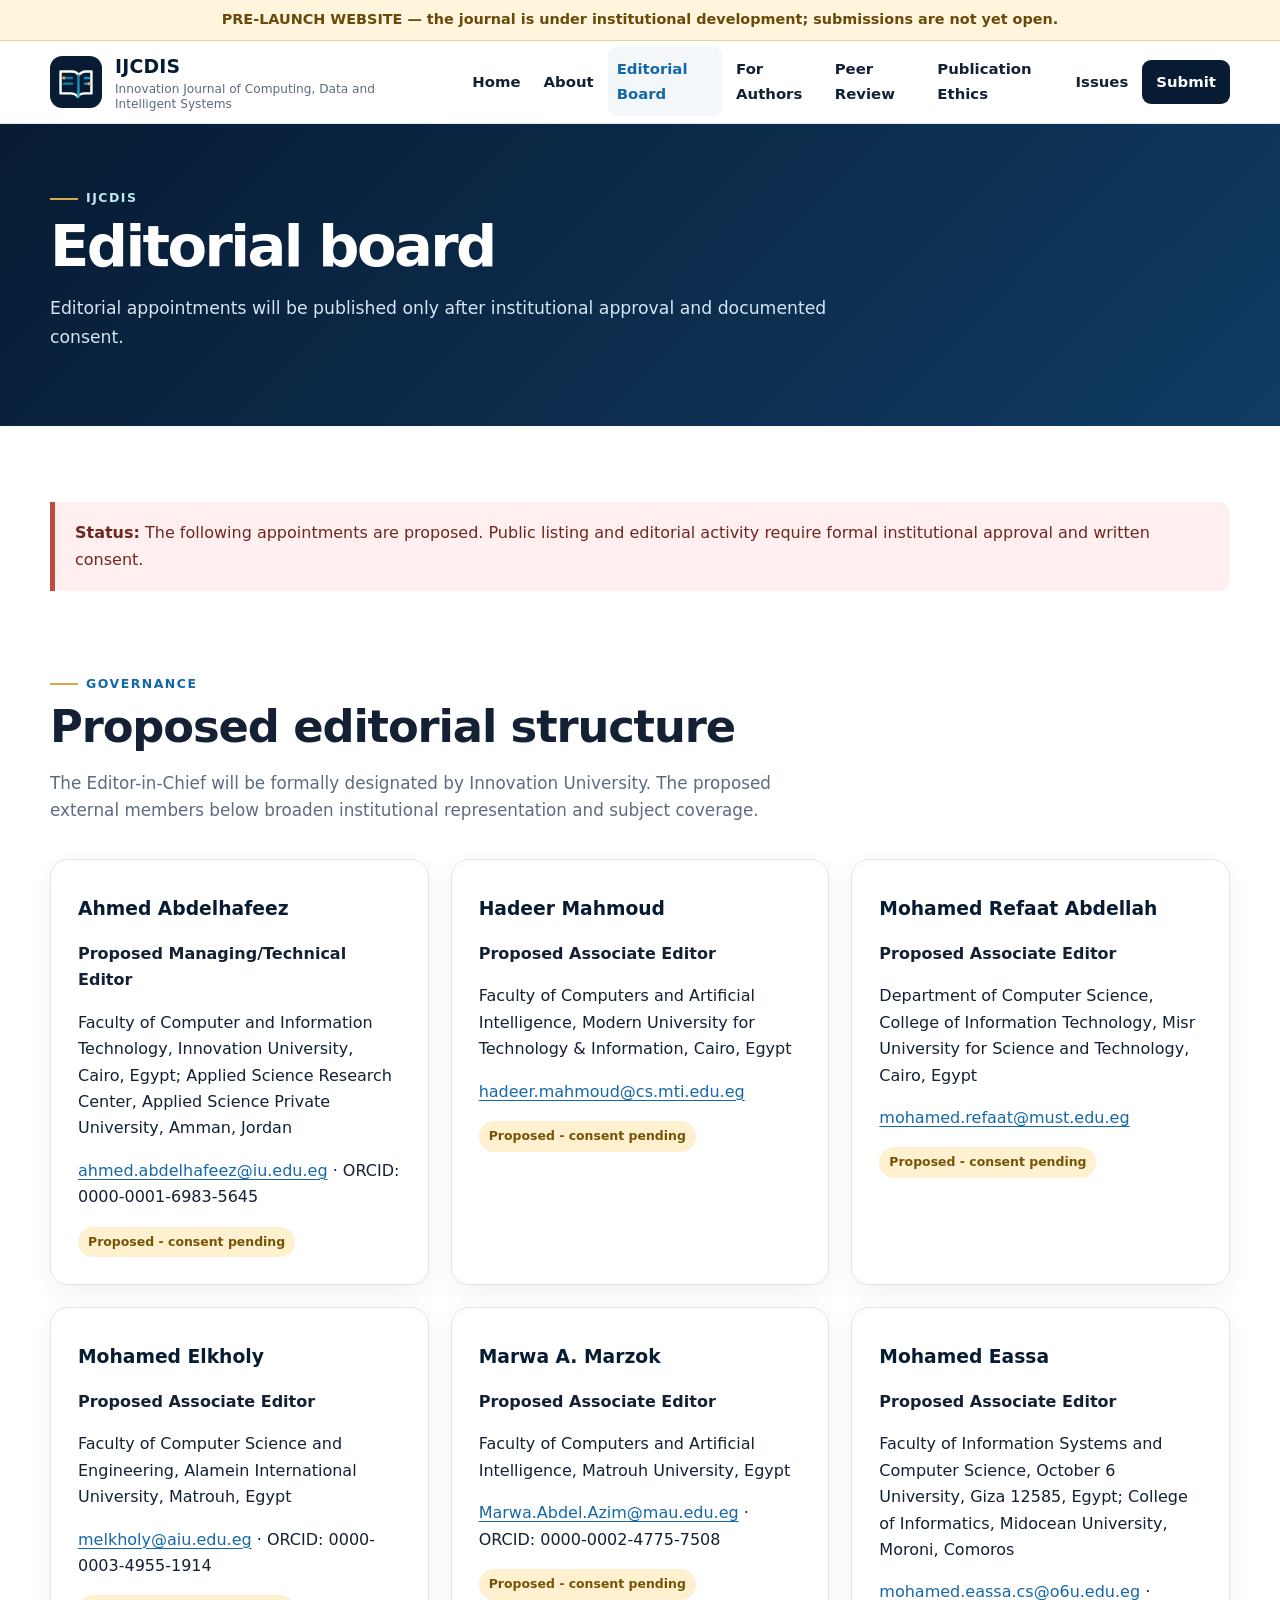
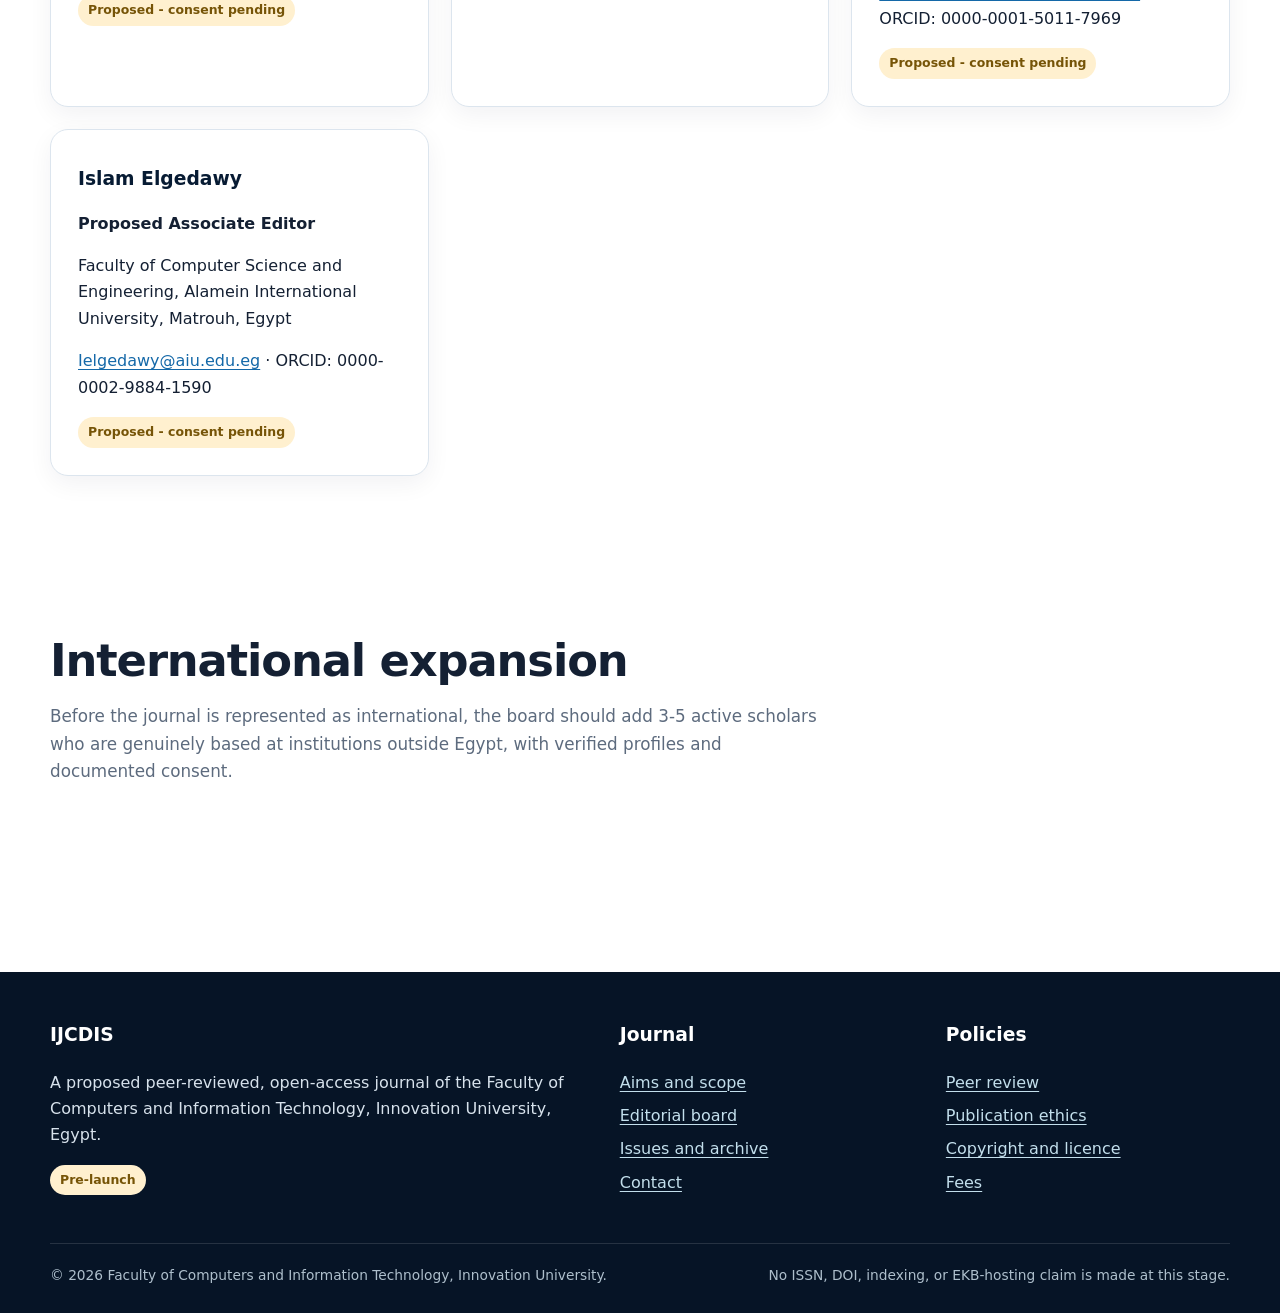
<file: editorial-board.html>
<!doctype html><html lang="en"><head><meta charset="utf-8"><meta name="viewport" content="width=device-width,initial-scale=1"><meta name="description" content="IJCDIS editorial board and governance status."><meta name="robots" content="noindex,nofollow"><title>Editorial Board | IJCDIS</title><link rel="icon" href="logo.svg" type="image/svg+xml"><link rel="stylesheet" href="styles.css"></head><body><a class="skip-link" href="#main">Skip to content</a>
<div class="status-bar">PRE-LAUNCH WEBSITE — the journal is under institutional development; submissions are not yet open.</div>
<header class="site-header">
  <div class="container header-inner">
    <a class="brand" href="index.html" aria-label="IJCDIS home">
      <img class="brand-mark" src="logo.svg" alt="IJCDIS logo">
      <span class="brand-text"><strong>IJCDIS</strong><span>Innovation Journal of Computing, Data and Intelligent Systems</span></span>
    </a>
    <button class="nav-toggle" type="button" aria-expanded="false" aria-controls="site-nav">Menu</button>
    <nav class="site-nav" id="site-nav" aria-label="Primary navigation"><a href="index.html">Home</a><a href="about.html">About</a><a href="editorial-board.html" aria-current="page">Editorial Board</a><a href="authors.html">For Authors</a><a href="peer-review.html">Peer Review</a><a href="ethics.html">Publication Ethics</a><a href="current-issue.html">Issues</a><a href="submit.html" class="nav-cta">Submit</a></nav>
  </div>
</header><section class="page-hero"><div class="container"><span class="eyebrow">IJCDIS</span><h1>Editorial board</h1><p>Editorial appointments will be published only after institutional approval and documented consent.</p></div></section><main id="main" class="section"><div class="container"><div class="notice notice-danger"><strong>Status:</strong> The following appointments are proposed. Public listing and editorial activity require formal institutional approval and written consent.</div><section class="section"><div class="section-head"><span class="eyebrow" style="color:#1468a8">Governance</span><h2>Proposed editorial structure</h2><p>The Editor-in-Chief will be formally designated by Innovation University. The proposed external members below broaden institutional representation and subject coverage.</p></div><div class="grid-3"><article class="card"><h3>Ahmed Abdelhafeez</h3><p><strong>Proposed Managing/Technical Editor</strong></p><p>Faculty of Computer and Information Technology, Innovation University, Cairo, Egypt; Applied Science Research Center, Applied Science Private University, Amman, Jordan</p><p><a href="mailto:ahmed.abdelhafeez@iu.edu.eg">ahmed.abdelhafeez@iu.edu.eg</a> · ORCID: 0000-0001-6983-5645</p><p><span class="badge badge-warn">Proposed - consent pending</span></p></article>
<article class="card"><h3>Hadeer Mahmoud</h3><p><strong>Proposed Associate Editor</strong></p><p>Faculty of Computers and Artificial Intelligence, Modern University for Technology & Information, Cairo, Egypt</p><p><a href="mailto:hadeer.mahmoud@cs.mti.edu.eg">hadeer.mahmoud@cs.mti.edu.eg</a></p><p><span class="badge badge-warn">Proposed - consent pending</span></p></article>
<article class="card"><h3>Mohamed Refaat Abdellah</h3><p><strong>Proposed Associate Editor</strong></p><p>Department of Computer Science, College of Information Technology, Misr University for Science and Technology, Cairo, Egypt</p><p><a href="mailto:mohamed.refaat@must.edu.eg">mohamed.refaat@must.edu.eg</a></p><p><span class="badge badge-warn">Proposed - consent pending</span></p></article>
<article class="card"><h3>Mohamed Elkholy</h3><p><strong>Proposed Associate Editor</strong></p><p>Faculty of Computer Science and Engineering, Alamein International University, Matrouh, Egypt</p><p><a href="mailto:melkholy@aiu.edu.eg">melkholy@aiu.edu.eg</a> · ORCID: 0000-0003-4955-1914</p><p><span class="badge badge-warn">Proposed - consent pending</span></p></article>
<article class="card"><h3>Marwa A. Marzok</h3><p><strong>Proposed Associate Editor</strong></p><p>Faculty of Computers and Artificial Intelligence, Matrouh University, Egypt</p><p><a href="mailto:Marwa.Abdel.Azim@mau.edu.eg">Marwa.Abdel.Azim@mau.edu.eg</a> · ORCID: 0000-0002-4775-7508</p><p><span class="badge badge-warn">Proposed - consent pending</span></p></article>
<article class="card"><h3>Mohamed Eassa</h3><p><strong>Proposed Associate Editor</strong></p><p>Faculty of Information Systems and Computer Science, October 6 University, Giza 12585, Egypt; College of Informatics, Midocean University, Moroni, Comoros</p><p><a href="mailto:mohamed.eassa.cs@o6u.edu.eg">mohamed.eassa.cs@o6u.edu.eg</a> · ORCID: 0000-0001-5011-7969</p><p><span class="badge badge-warn">Proposed - consent pending</span></p></article>
<article class="card"><h3>Islam Elgedawy</h3><p><strong>Proposed Associate Editor</strong></p><p>Faculty of Computer Science and Engineering, Alamein International University, Matrouh, Egypt</p><p><a href="mailto:Ielgedawy@aiu.edu.eg">Ielgedawy@aiu.edu.eg</a> · ORCID: 0000-0002-9884-1590</p><p><span class="badge badge-warn">Proposed - consent pending</span></p></article></div></section><section class="section"><div class="section-head"><h2>International expansion</h2><p>Before the journal is represented as international, the board should add 3-5 active scholars who are genuinely based at institutions outside Egypt, with verified profiles and documented consent.</p></div></section></div></main><footer class="site-footer">
  <div class="container">
    <div class="footer-grid">
      <div><h3>IJCDIS</h3><p>A proposed peer-reviewed, open-access journal of the Faculty of Computers and Information Technology, Innovation University, Egypt.</p><p><span class="badge badge-warn">Pre-launch</span></p></div>
      <div><h3>Journal</h3><ul class="footer-links"><li><a href="about.html">Aims and scope</a></li><li><a href="editorial-board.html">Editorial board</a></li><li><a href="current-issue.html">Issues and archive</a></li><li><a href="contact.html">Contact</a></li></ul></div>
      <div><h3>Policies</h3><ul class="footer-links"><li><a href="peer-review.html">Peer review</a></li><li><a href="ethics.html">Publication ethics</a></li><li><a href="authors.html#copyright">Copyright and licence</a></li><li><a href="authors.html#fees">Fees</a></li></ul></div>
    </div>
    <div class="footer-bottom"><span>© <span data-year></span> Faculty of Computers and Information Technology, Innovation University.</span><span>No ISSN, DOI, indexing, or EKB-hosting claim is made at this stage.</span></div>
  </div>
</footer><script src="script.js"></script></body></html>
</file>
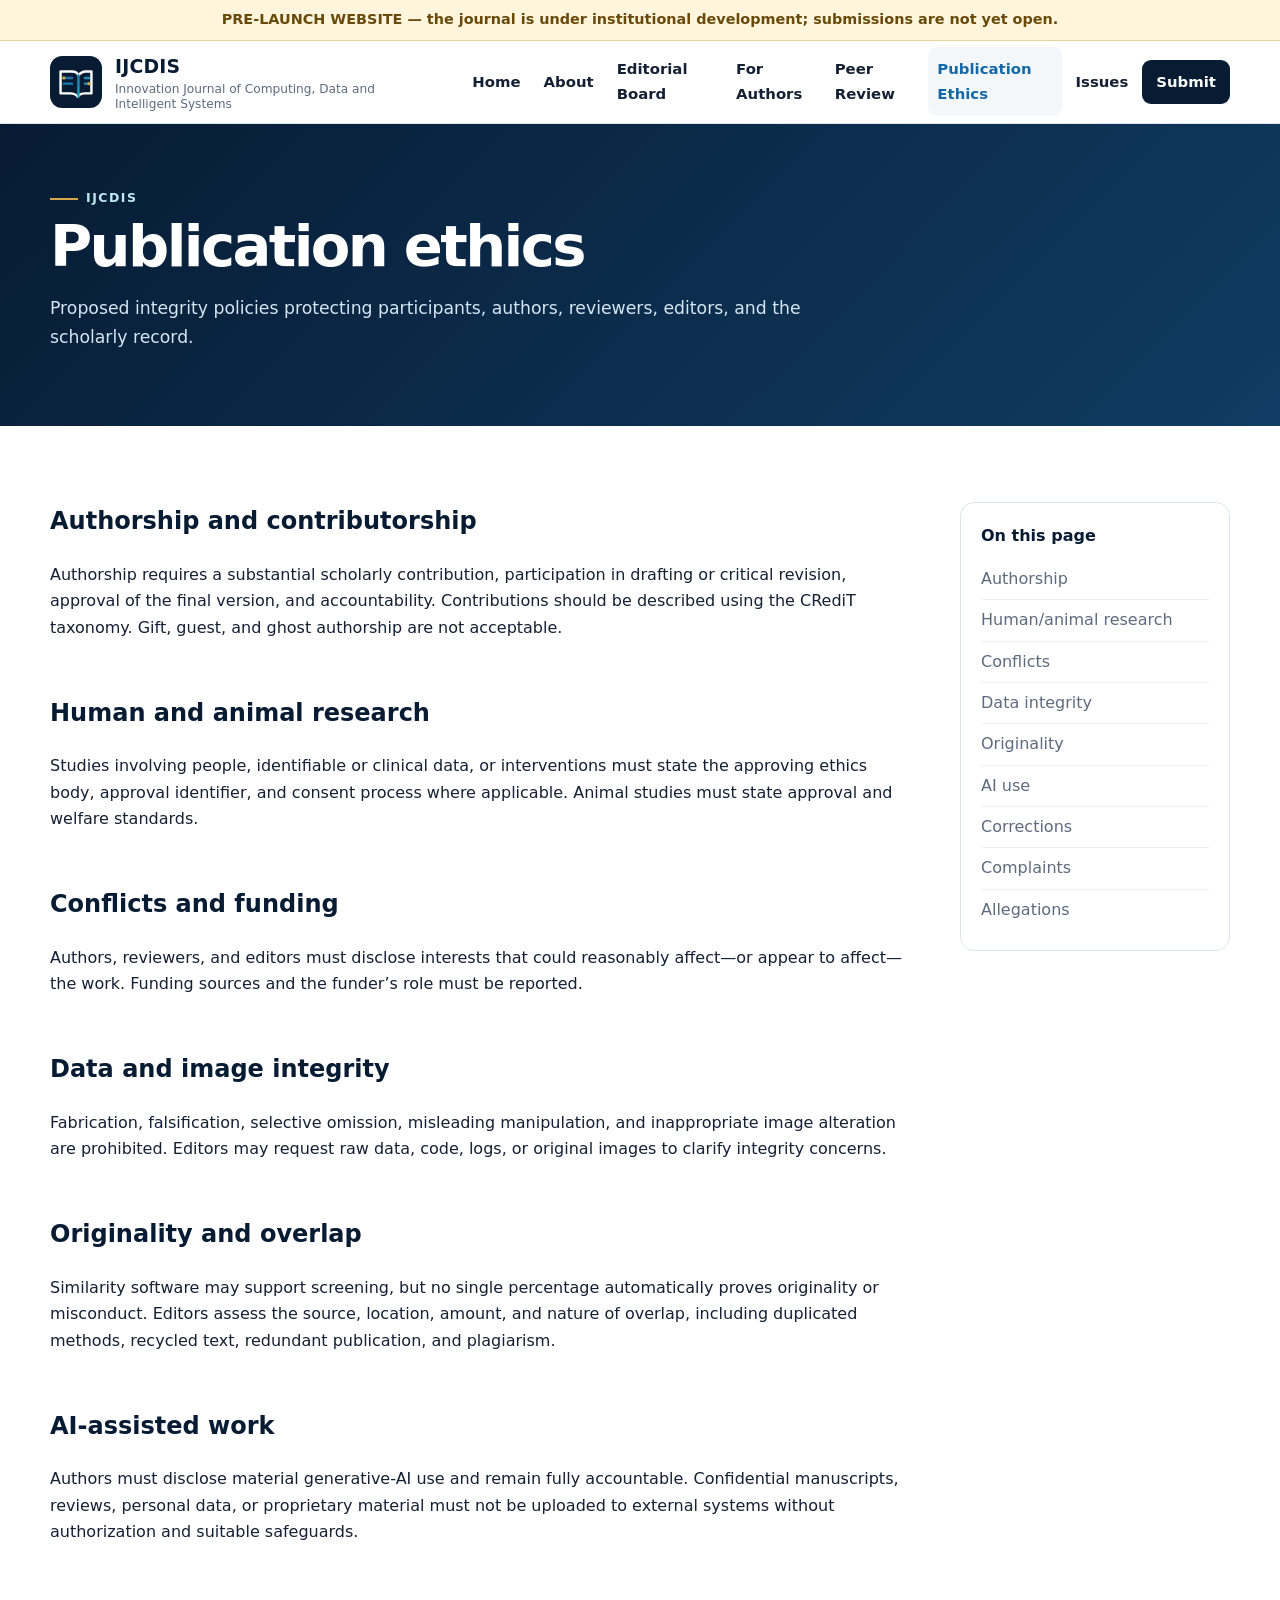
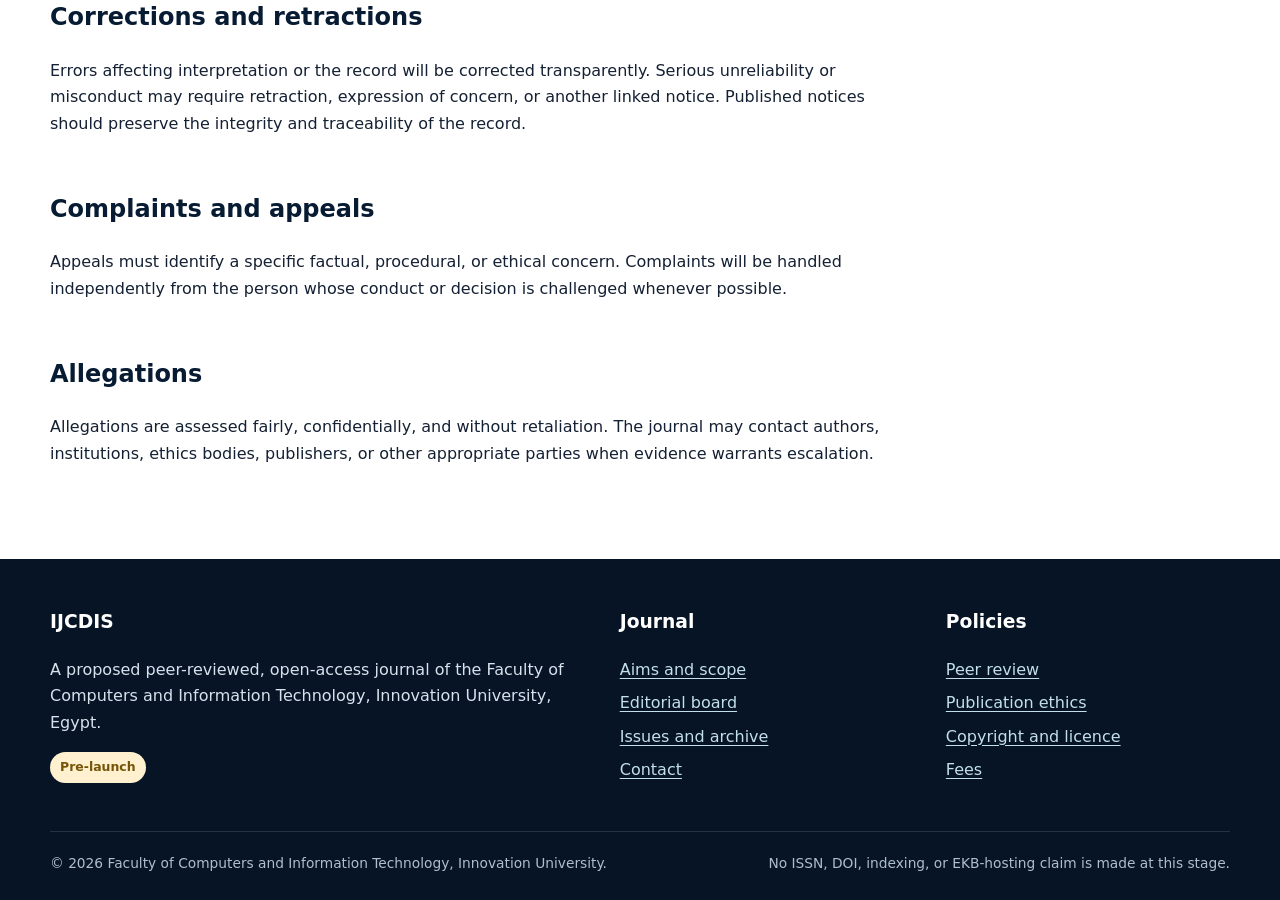
<file: ethics.html>
<!doctype html><html lang="en"><head><meta charset="utf-8"><meta name="viewport" content="width=device-width,initial-scale=1"><meta name="description" content="IJCDIS proposed publication ethics policies."><meta name="robots" content="noindex,nofollow"><title>Publication Ethics | IJCDIS</title><link rel="icon" href="logo.svg" type="image/svg+xml"><link rel="stylesheet" href="styles.css"></head><body><a class="skip-link" href="#main">Skip to content</a>
<div class="status-bar">PRE-LAUNCH WEBSITE — the journal is under institutional development; submissions are not yet open.</div>
<header class="site-header">
  <div class="container header-inner">
    <a class="brand" href="index.html" aria-label="IJCDIS home">
      <img class="brand-mark" src="logo.svg" alt="IJCDIS logo">
      <span class="brand-text"><strong>IJCDIS</strong><span>Innovation Journal of Computing, Data and Intelligent Systems</span></span>
    </a>
    <button class="nav-toggle" type="button" aria-expanded="false" aria-controls="site-nav">Menu</button>
    <nav class="site-nav" id="site-nav" aria-label="Primary navigation"><a href="index.html">Home</a><a href="about.html">About</a><a href="editorial-board.html">Editorial Board</a><a href="authors.html">For Authors</a><a href="peer-review.html">Peer Review</a><a href="ethics.html" aria-current="page">Publication Ethics</a><a href="current-issue.html">Issues</a><a href="submit.html" class="nav-cta">Submit</a></nav>
  </div>
</header><section class="page-hero"><div class="container"><span class="eyebrow">IJCDIS</span><h1>Publication ethics</h1><p>Proposed integrity policies protecting participants, authors, reviewers, editors, and the scholarly record.</p></div></section><main id="main" class="section"><div class="container content-wrap"><article class="prose"><h2 id="authorship">Authorship and contributorship</h2><p>Authorship requires a substantial scholarly contribution, participation in drafting or critical revision, approval of the final version, and accountability. Contributions should be described using the CRediT taxonomy. Gift, guest, and ghost authorship are not acceptable.</p><h2 id="human">Human and animal research</h2><p>Studies involving people, identifiable or clinical data, or interventions must state the approving ethics body, approval identifier, and consent process where applicable. Animal studies must state approval and welfare standards.</p><h2 id="conflicts">Conflicts and funding</h2><p>Authors, reviewers, and editors must disclose interests that could reasonably affect—or appear to affect—the work. Funding sources and the funder’s role must be reported.</p><h2 id="integrity">Data and image integrity</h2><p>Fabrication, falsification, selective omission, misleading manipulation, and inappropriate image alteration are prohibited. Editors may request raw data, code, logs, or original images to clarify integrity concerns.</p><h2 id="overlap">Originality and overlap</h2><p>Similarity software may support screening, but no single percentage automatically proves originality or misconduct. Editors assess the source, location, amount, and nature of overlap, including duplicated methods, recycled text, redundant publication, and plagiarism.</p><h2 id="ai">AI-assisted work</h2><p>Authors must disclose material generative-AI use and remain fully accountable. Confidential manuscripts, reviews, personal data, or proprietary material must not be uploaded to external systems without authorization and suitable safeguards.</p><h2 id="corrections">Corrections and retractions</h2><p>Errors affecting interpretation or the record will be corrected transparently. Serious unreliability or misconduct may require retraction, expression of concern, or another linked notice. Published notices should preserve the integrity and traceability of the record.</p><h2 id="complaints">Complaints and appeals</h2><p>Appeals must identify a specific factual, procedural, or ethical concern. Complaints will be handled independently from the person whose conduct or decision is challenged whenever possible.</p><h2 id="misconduct">Allegations</h2><p>Allegations are assessed fairly, confidentially, and without retaliation. The journal may contact authors, institutions, ethics bodies, publishers, or other appropriate parties when evidence warrants escalation.</p></article><aside class="sidebar"><strong>On this page</strong><a href="#authorship">Authorship</a><a href="#human">Human/animal research</a><a href="#conflicts">Conflicts</a><a href="#integrity">Data integrity</a><a href="#overlap">Originality</a><a href="#ai">AI use</a><a href="#corrections">Corrections</a><a href="#complaints">Complaints</a><a href="#misconduct">Allegations</a></aside></div></main><footer class="site-footer">
  <div class="container">
    <div class="footer-grid">
      <div><h3>IJCDIS</h3><p>A proposed peer-reviewed, open-access journal of the Faculty of Computers and Information Technology, Innovation University, Egypt.</p><p><span class="badge badge-warn">Pre-launch</span></p></div>
      <div><h3>Journal</h3><ul class="footer-links"><li><a href="about.html">Aims and scope</a></li><li><a href="editorial-board.html">Editorial board</a></li><li><a href="current-issue.html">Issues and archive</a></li><li><a href="contact.html">Contact</a></li></ul></div>
      <div><h3>Policies</h3><ul class="footer-links"><li><a href="peer-review.html">Peer review</a></li><li><a href="ethics.html">Publication ethics</a></li><li><a href="authors.html#copyright">Copyright and licence</a></li><li><a href="authors.html#fees">Fees</a></li></ul></div>
    </div>
    <div class="footer-bottom"><span>© <span data-year></span> Faculty of Computers and Information Technology, Innovation University.</span><span>No ISSN, DOI, indexing, or EKB-hosting claim is made at this stage.</span></div>
  </div>
</footer><script src="script.js"></script></body></html>
</file>
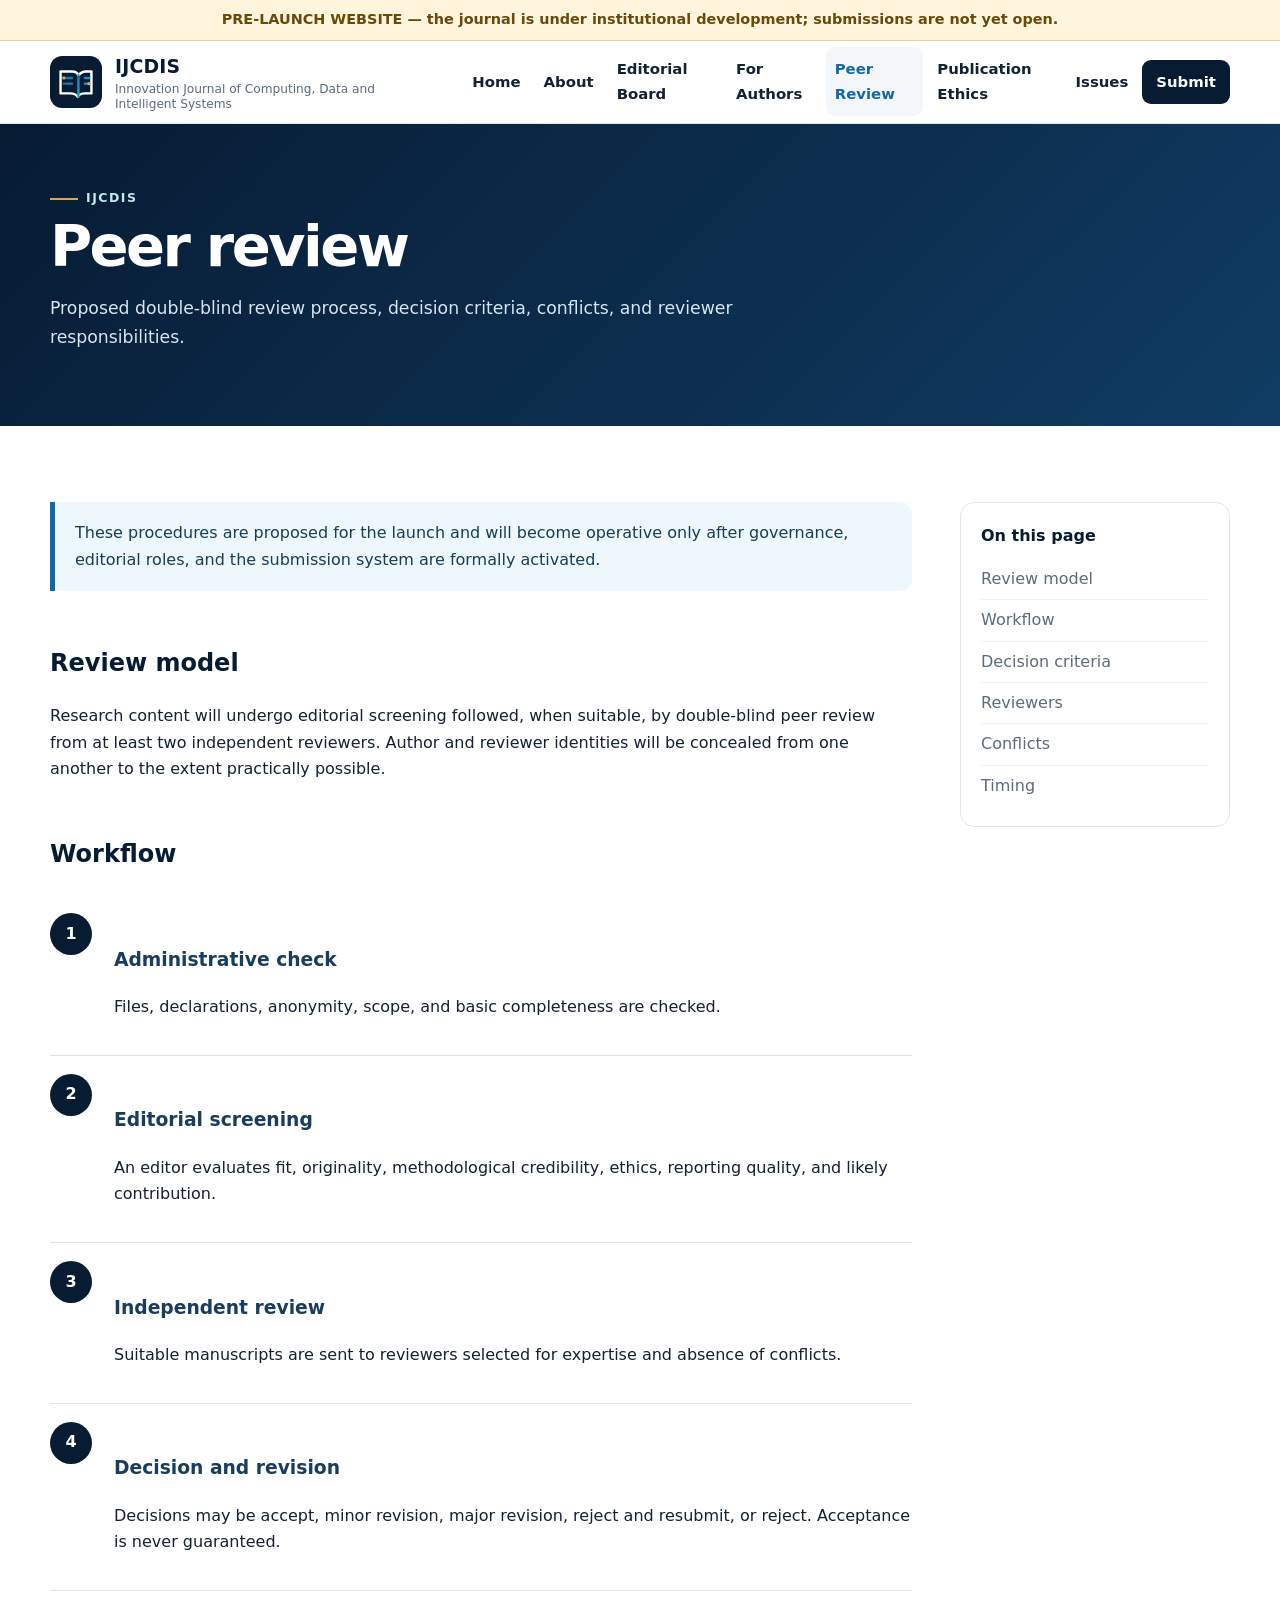
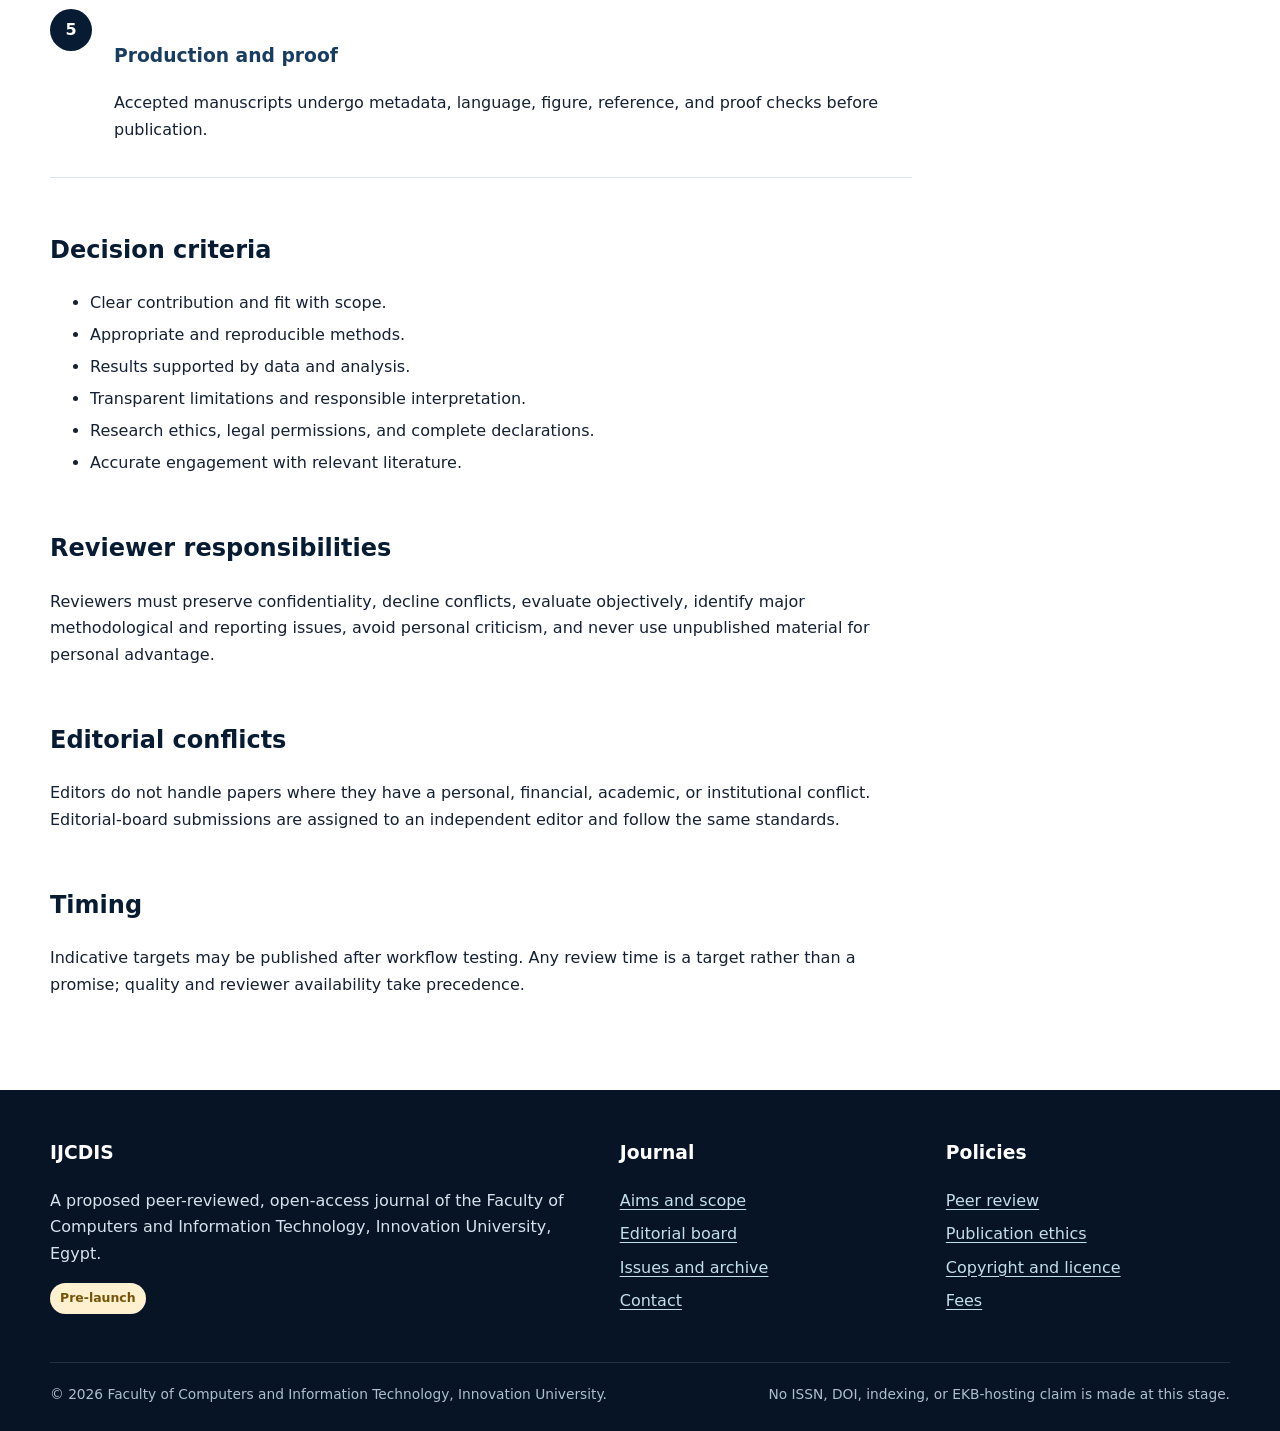
<file: peer-review.html>
<!doctype html><html lang="en"><head><meta charset="utf-8"><meta name="viewport" content="width=device-width,initial-scale=1"><meta name="description" content="IJCDIS proposed peer-review policy."><meta name="robots" content="noindex,nofollow"><title>Peer Review | IJCDIS</title><link rel="icon" href="logo.svg" type="image/svg+xml"><link rel="stylesheet" href="styles.css"></head><body><a class="skip-link" href="#main">Skip to content</a>
<div class="status-bar">PRE-LAUNCH WEBSITE — the journal is under institutional development; submissions are not yet open.</div>
<header class="site-header">
  <div class="container header-inner">
    <a class="brand" href="index.html" aria-label="IJCDIS home">
      <img class="brand-mark" src="logo.svg" alt="IJCDIS logo">
      <span class="brand-text"><strong>IJCDIS</strong><span>Innovation Journal of Computing, Data and Intelligent Systems</span></span>
    </a>
    <button class="nav-toggle" type="button" aria-expanded="false" aria-controls="site-nav">Menu</button>
    <nav class="site-nav" id="site-nav" aria-label="Primary navigation"><a href="index.html">Home</a><a href="about.html">About</a><a href="editorial-board.html">Editorial Board</a><a href="authors.html">For Authors</a><a href="peer-review.html" aria-current="page">Peer Review</a><a href="ethics.html">Publication Ethics</a><a href="current-issue.html">Issues</a><a href="submit.html" class="nav-cta">Submit</a></nav>
  </div>
</header><section class="page-hero"><div class="container"><span class="eyebrow">IJCDIS</span><h1>Peer review</h1><p>Proposed double-blind review process, decision criteria, conflicts, and reviewer responsibilities.</p></div></section><main id="main" class="section"><div class="container content-wrap"><article class="prose"><div class="notice notice-info">These procedures are proposed for the launch and will become operative only after governance, editorial roles, and the submission system are formally activated.</div><h2 id="model">Review model</h2><p>Research content will undergo editorial screening followed, when suitable, by double-blind peer review from at least two independent reviewers. Author and reviewer identities will be concealed from one another to the extent practically possible.</p><h2 id="workflow">Workflow</h2><div class="step"><div class="step-number">1</div><div><h3>Administrative check</h3><p>Files, declarations, anonymity, scope, and basic completeness are checked.</p></div></div><div class="step"><div class="step-number">2</div><div><h3>Editorial screening</h3><p>An editor evaluates fit, originality, methodological credibility, ethics, reporting quality, and likely contribution.</p></div></div><div class="step"><div class="step-number">3</div><div><h3>Independent review</h3><p>Suitable manuscripts are sent to reviewers selected for expertise and absence of conflicts.</p></div></div><div class="step"><div class="step-number">4</div><div><h3>Decision and revision</h3><p>Decisions may be accept, minor revision, major revision, reject and resubmit, or reject. Acceptance is never guaranteed.</p></div></div><div class="step"><div class="step-number">5</div><div><h3>Production and proof</h3><p>Accepted manuscripts undergo metadata, language, figure, reference, and proof checks before publication.</p></div></div><h2 id="criteria">Decision criteria</h2><ul><li>Clear contribution and fit with scope.</li><li>Appropriate and reproducible methods.</li><li>Results supported by data and analysis.</li><li>Transparent limitations and responsible interpretation.</li><li>Research ethics, legal permissions, and complete declarations.</li><li>Accurate engagement with relevant literature.</li></ul><h2 id="reviewers">Reviewer responsibilities</h2><p>Reviewers must preserve confidentiality, decline conflicts, evaluate objectively, identify major methodological and reporting issues, avoid personal criticism, and never use unpublished material for personal advantage.</p><h2 id="conflicts">Editorial conflicts</h2><p>Editors do not handle papers where they have a personal, financial, academic, or institutional conflict. Editorial-board submissions are assigned to an independent editor and follow the same standards.</p><h2 id="timing">Timing</h2><p>Indicative targets may be published after workflow testing. Any review time is a target rather than a promise; quality and reviewer availability take precedence.</p></article><aside class="sidebar"><strong>On this page</strong><a href="#model">Review model</a><a href="#workflow">Workflow</a><a href="#criteria">Decision criteria</a><a href="#reviewers">Reviewers</a><a href="#conflicts">Conflicts</a><a href="#timing">Timing</a></aside></div></main><footer class="site-footer">
  <div class="container">
    <div class="footer-grid">
      <div><h3>IJCDIS</h3><p>A proposed peer-reviewed, open-access journal of the Faculty of Computers and Information Technology, Innovation University, Egypt.</p><p><span class="badge badge-warn">Pre-launch</span></p></div>
      <div><h3>Journal</h3><ul class="footer-links"><li><a href="about.html">Aims and scope</a></li><li><a href="editorial-board.html">Editorial board</a></li><li><a href="current-issue.html">Issues and archive</a></li><li><a href="contact.html">Contact</a></li></ul></div>
      <div><h3>Policies</h3><ul class="footer-links"><li><a href="peer-review.html">Peer review</a></li><li><a href="ethics.html">Publication ethics</a></li><li><a href="authors.html#copyright">Copyright and licence</a></li><li><a href="authors.html#fees">Fees</a></li></ul></div>
    </div>
    <div class="footer-bottom"><span>© <span data-year></span> Faculty of Computers and Information Technology, Innovation University.</span><span>No ISSN, DOI, indexing, or EKB-hosting claim is made at this stage.</span></div>
  </div>
</footer><script src="script.js"></script></body></html>
</file>
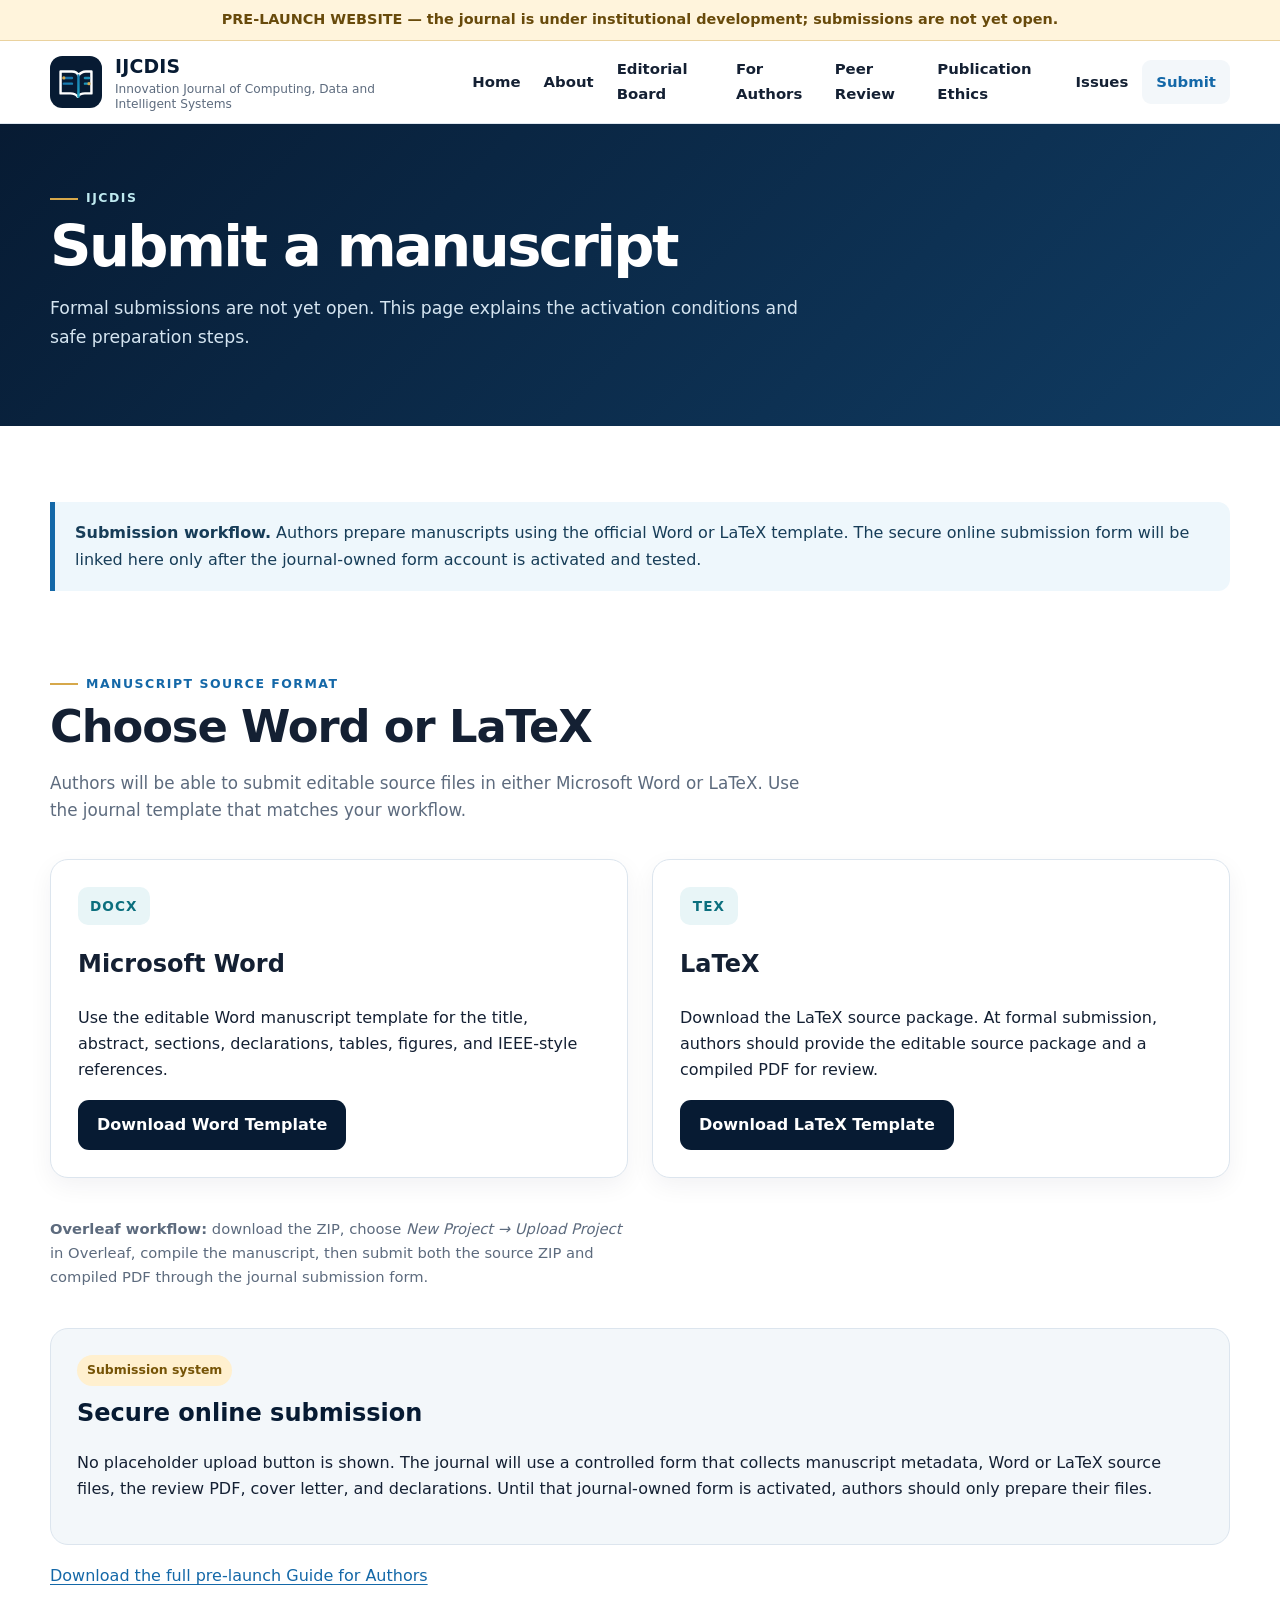
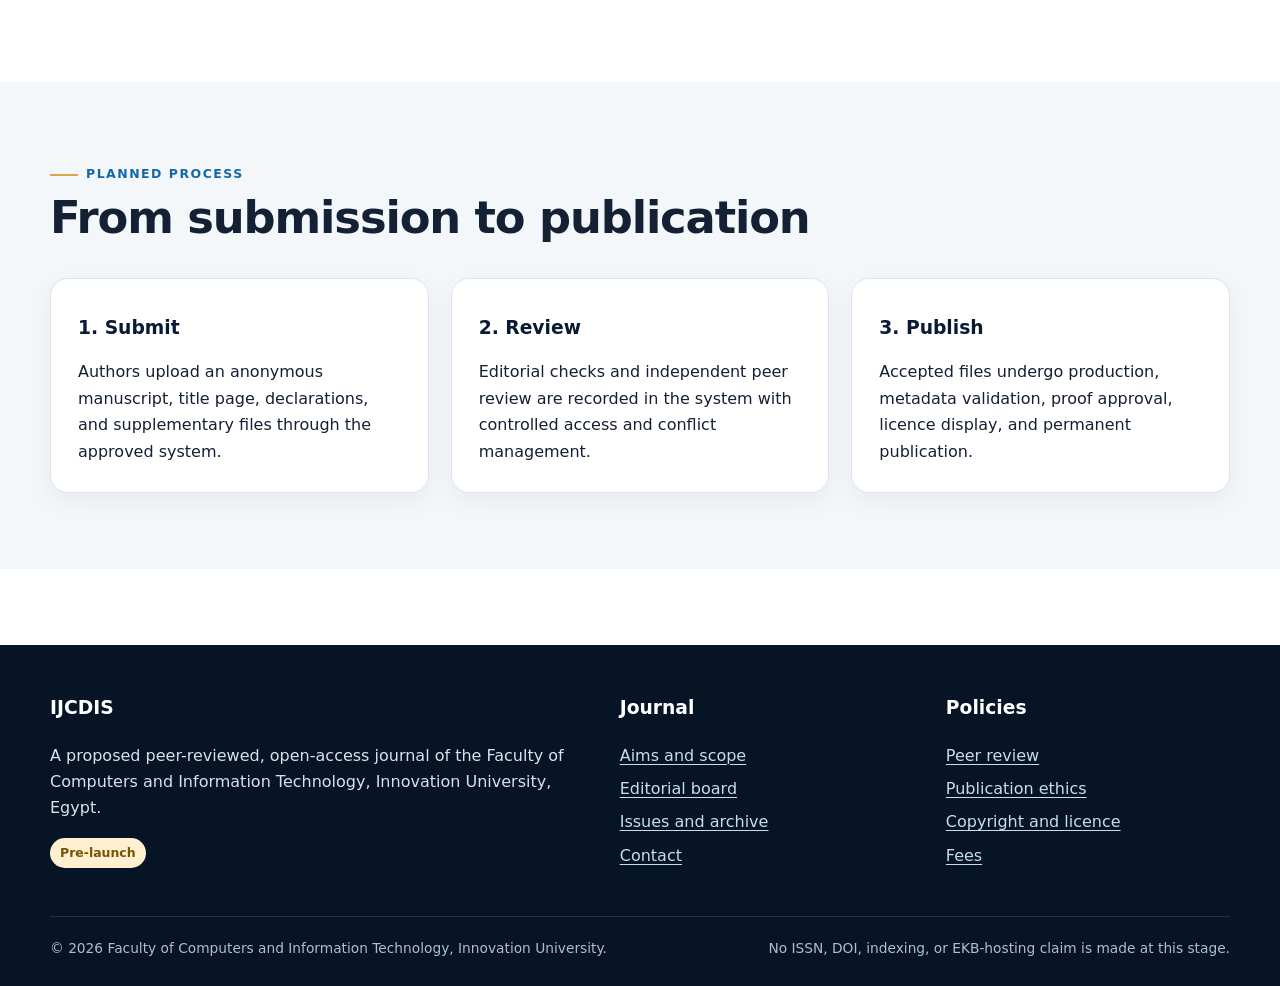
<file: submit.html>
<!doctype html><html lang="en"><head><meta charset="utf-8"><meta name="viewport" content="width=device-width,initial-scale=1"><meta name="description" content="IJCDIS submission status and preparation guidance."><meta name="robots" content="noindex,nofollow"><title>Submit | IJCDIS</title><link rel="icon" href="logo.svg" type="image/svg+xml"><link rel="stylesheet" href="styles.css"></head><body><a class="skip-link" href="#main">Skip to content</a>
<div class="status-bar">PRE-LAUNCH WEBSITE — the journal is under institutional development; submissions are not yet open.</div>
<header class="site-header">
  <div class="container header-inner">
    <a class="brand" href="index.html" aria-label="IJCDIS home">
      <img class="brand-mark" src="logo.svg" alt="IJCDIS logo">
      <span class="brand-text"><strong>IJCDIS</strong><span>Innovation Journal of Computing, Data and Intelligent Systems</span></span>
    </a>
    <button class="nav-toggle" type="button" aria-expanded="false" aria-controls="site-nav">Menu</button>
    <nav class="site-nav" id="site-nav" aria-label="Primary navigation"><a href="index.html">Home</a><a href="about.html">About</a><a href="editorial-board.html">Editorial Board</a><a href="authors.html">For Authors</a><a href="peer-review.html">Peer Review</a><a href="ethics.html">Publication Ethics</a><a href="current-issue.html">Issues</a><a href="submit.html" class="nav-cta" aria-current="page">Submit</a></nav>
  </div>
</header><section class="page-hero"><div class="container"><span class="eyebrow">IJCDIS</span><h1>Submit a manuscript</h1><p>Formal submissions are not yet open. This page explains the activation conditions and safe preparation steps.</p></div></section><main id="main" class="section"><div class="container"><div class="notice notice-info"><strong>Submission workflow.</strong> Authors prepare manuscripts using the official Word or LaTeX template. The secure online submission form will be linked here only after the journal-owned form account is activated and tested.</div><section class="section"><div class="section-head"><span class="eyebrow" style="color:#1468a8">Manuscript source format</span><h2>Choose Word or LaTeX</h2><p>Authors will be able to submit editable source files in either Microsoft Word or LaTeX. Use the journal template that matches your workflow.</p></div><div class="grid-2"><article class="card template-card"><span class="format-badge">DOCX</span><h2>Microsoft Word</h2><p>Use the editable Word manuscript template for the title, abstract, sections, declarations, tables, figures, and IEEE-style references.</p><p><a class="btn btn-dark" href="IJCDIS_Word_Manuscript_Template.docx" download>Download Word Template</a></p></article><article class="card template-card"><span class="format-badge">TEX</span><h2>LaTeX</h2><p>Download the LaTeX source package. At formal submission, authors should provide the editable source package and a compiled PDF for review.</p><p><a class="btn btn-dark" href="IJCDIS_LaTeX_Manuscript_Template.zip" download>Download LaTeX Template</a></p></article><p class="meta"><strong>Overleaf workflow:</strong> download the ZIP, choose <em>New Project → Upload Project</em> in Overleaf, compile the manuscript, then submit both the source ZIP and compiled PDF through the journal submission form.</p></div><div class="submission-panel"><div><span class="badge badge-warn">Submission system</span><h2>Secure online submission</h2><p>No placeholder upload button is shown. The journal will use a controlled form that collects manuscript metadata, Word or LaTeX source files, the review PDF, cover letter, and declarations. Until that journal-owned form is activated, authors should only prepare their files.</p></div></div><p class="template-guide-link"><a href="IJCDIS_Guide_for_Authors_Prelaunch.docx">Download the full pre-launch Guide for Authors</a></p></section><section class="section section-soft" style="margin-inline:calc(50% - 50vw); padding-inline:calc(50vw - 50%);"><div class="section-head"><span class="eyebrow" style="color:#1468a8">Planned process</span><h2>From submission to publication</h2></div><div class="grid-3"><article class="card"><h3>1. Submit</h3><p>Authors upload an anonymous manuscript, title page, declarations, and supplementary files through the approved system.</p></article><article class="card"><h3>2. Review</h3><p>Editorial checks and independent peer review are recorded in the system with controlled access and conflict management.</p></article><article class="card"><h3>3. Publish</h3><p>Accepted files undergo production, metadata validation, proof approval, licence display, and permanent publication.</p></article></div></section></div></main><footer class="site-footer">
  <div class="container">
    <div class="footer-grid">
      <div><h3>IJCDIS</h3><p>A proposed peer-reviewed, open-access journal of the Faculty of Computers and Information Technology, Innovation University, Egypt.</p><p><span class="badge badge-warn">Pre-launch</span></p></div>
      <div><h3>Journal</h3><ul class="footer-links"><li><a href="about.html">Aims and scope</a></li><li><a href="editorial-board.html">Editorial board</a></li><li><a href="current-issue.html">Issues and archive</a></li><li><a href="contact.html">Contact</a></li></ul></div>
      <div><h3>Policies</h3><ul class="footer-links"><li><a href="peer-review.html">Peer review</a></li><li><a href="ethics.html">Publication ethics</a></li><li><a href="authors.html#copyright">Copyright and licence</a></li><li><a href="authors.html#fees">Fees</a></li></ul></div>
    </div>
    <div class="footer-bottom"><span>© <span data-year></span> Faculty of Computers and Information Technology, Innovation University.</span><span>No ISSN, DOI, indexing, or EKB-hosting claim is made at this stage.</span></div>
  </div>
</footer><script src="script.js"></script></body></html>
</file>
<file: styles.css>
:root {
  --navy: #071b33;
  --navy-2: #0c2c50;
  --blue: #1468a8;
  --cyan: #23b3c7;
  --gold: #d6a84b;
  --ink: #142033;
  --muted: #5d6b7e;
  --line: #dce5ee;
  --soft: #f3f7fa;
  --white: #ffffff;
  --danger: #a83b32;
  --success: #1d704e;
  --max: 1180px;
  --shadow: 0 16px 40px rgba(7, 27, 51, .10);
  --radius: 18px;
}
* { box-sizing: border-box; }
html { scroll-behavior: smooth; }
body {
  margin: 0;
  color: var(--ink);
  font-family: Inter, ui-sans-serif, system-ui, -apple-system, BlinkMacSystemFont, "Segoe UI", Arial, sans-serif;
  line-height: 1.65;
  background: var(--white);
}
a { color: var(--blue); text-decoration-thickness: 1px; text-underline-offset: 3px; }
a:hover { color: var(--navy); }
img, svg { max-width: 100%; }
.container { width: min(var(--max), calc(100% - 38px)); margin-inline: auto; }
.skip-link { position: absolute; left: -9999px; top: 8px; z-index: 9999; background: #fff; color: #000; padding: 10px 14px; }
.skip-link:focus { left: 8px; }
.status-bar {
  background: #fff4dc;
  color: #684a0b;
  border-bottom: 1px solid #ead29e;
  text-align: center;
  padding: 8px 18px;
  font-size: .9rem;
  font-weight: 700;
}
.site-header {
  position: sticky; top: 0; z-index: 1000;
  background: rgba(255,255,255,.96);
  backdrop-filter: blur(14px);
  border-bottom: 1px solid rgba(220,229,238,.9);
}
.header-inner { min-height: 82px; display: flex; align-items: center; justify-content: space-between; gap: 24px; }
.brand { display: flex; align-items: center; gap: 13px; text-decoration: none; min-width: 350px; }
.brand-mark { width: 52px; height: 52px; flex: 0 0 auto; }
.brand-text strong { display:block; color: var(--navy); font-size: 1.34rem; letter-spacing: .02em; }
.brand-text span { display:block; color: var(--muted); font-size: .82rem; line-height: 1.25; }
.nav-toggle { display:none; border:1px solid var(--line); background:#fff; border-radius:10px; padding:9px 11px; font:inherit; }
.site-nav { display:flex; align-items:center; gap: 5px; }
.site-nav a { color: var(--ink); text-decoration:none; font-weight:650; font-size:.93rem; padding:10px 9px; border-radius:9px; }
.site-nav a:hover, .site-nav a[aria-current="page"] { background: var(--soft); color: var(--blue); }
.site-nav .nav-cta { background: var(--navy); color:#fff; padding-inline:14px; }
.site-nav .nav-cta:hover { background:var(--blue); color:#fff; }
.hero {
  position: relative; overflow:hidden;
  background: linear-gradient(130deg, var(--navy) 0%, var(--navy-2) 58%, #0d6077 100%);
  color:#fff; padding: 88px 0 82px;
}
.hero:before, .hero:after { content:""; position:absolute; border-radius:50%; border:1px solid rgba(255,255,255,.14); }
.hero:before { width:520px; height:520px; right:-170px; top:-230px; box-shadow:0 0 0 56px rgba(255,255,255,.025), 0 0 0 112px rgba(255,255,255,.018); }
.hero:after { width:260px; height:260px; left:-110px; bottom:-160px; box-shadow:0 0 0 42px rgba(35,179,199,.06); }
.hero-grid { position:relative; display:grid; grid-template-columns: 1.35fr .65fr; gap:54px; align-items:center; }
.eyebrow { display:inline-flex; align-items:center; gap:8px; text-transform:uppercase; letter-spacing:.12em; font-size:.78rem; font-weight:800; color:#bfeaf0; }
.eyebrow:before { content:""; width:28px; height:2px; background:var(--gold); }
h1 { font-size: clamp(2.35rem, 5.5vw, 4.7rem); line-height:1.02; margin:18px 0 20px; letter-spacing:-.045em; }
.hero p { font-size:1.13rem; color:#d8e7f2; max-width:760px; }
.actions { display:flex; flex-wrap:wrap; gap:12px; margin-top:30px; }
.btn { display:inline-flex; align-items:center; justify-content:center; gap:8px; min-height:46px; padding:11px 18px; border-radius:11px; border:1px solid transparent; text-decoration:none; font-weight:750; }
.btn-primary { background:var(--gold); color:#2e2208; }
.btn-primary:hover { background:#edc876; color:#1c1608; }
.btn-secondary { border-color:rgba(255,255,255,.32); color:#fff; background:rgba(255,255,255,.05); }
.btn-secondary:hover { background:rgba(255,255,255,.13); color:#fff; }
.btn-dark { background:var(--navy); color:#fff; }
.btn-dark:hover { background:var(--blue); color:#fff; }
.hero-card { background:rgba(255,255,255,.09); border:1px solid rgba(255,255,255,.2); border-radius:var(--radius); padding:28px; box-shadow:var(--shadow); }
.hero-card h2 { margin:0 0 18px; font-size:1.2rem; }
.fact { display:grid; grid-template-columns:120px 1fr; gap:14px; padding:12px 0; border-top:1px solid rgba(255,255,255,.13); }
.fact:first-of-type { border-top:0; }
.fact dt { color:#a9c5d8; font-size:.84rem; }
.fact dd { margin:0; font-weight:700; }
.section { padding:76px 0; }
.section-soft { background:var(--soft); }
.section-dark { background:var(--navy); color:#fff; }
.section-head { max-width:780px; margin-bottom:34px; }
.section-head h2, .page-hero h1 { color:inherit; }
.section-head h2 { font-size:clamp(1.9rem,3.5vw,3rem); line-height:1.15; margin:7px 0 12px; letter-spacing:-.025em; }
.section-head p { color:var(--muted); font-size:1.05rem; }
.section-dark .section-head p { color:#c7d8e7; }
.grid-3 { display:grid; grid-template-columns:repeat(3,1fr); gap:22px; }
.grid-2 { display:grid; grid-template-columns:repeat(2,1fr); gap:24px; }
.card { background:#fff; border:1px solid var(--line); border-radius:var(--radius); padding:27px; box-shadow:0 8px 24px rgba(7,27,51,.055); }
.card h3 { margin:7px 0 10px; color:var(--navy); }
.card p:last-child { margin-bottom:0; }
.card-icon { width:42px; height:42px; display:grid; place-items:center; border-radius:12px; background:#e8f5f7; color:#0b6f7e; font-weight:900; }
.topic-list { display:grid; grid-template-columns:repeat(2,1fr); gap:12px 28px; padding:0; list-style:none; }
.topic-list li { position:relative; padding-left:25px; }
.topic-list li:before { content:""; position:absolute; left:0; top:.72em; width:10px; height:10px; border-radius:50%; background:var(--cyan); box-shadow:0 0 0 4px #dff4f6; }
.notice { border-left:5px solid var(--gold); background:#fff8e7; padding:18px 20px; border-radius:0 12px 12px 0; color:#59410d; }
.notice-danger { border-color:#bd4b42; background:#fff0ef; color:#6f2620; }
.notice-info { border-color:var(--blue); background:#eef7fc; color:#173d58; }
.page-hero { background:linear-gradient(135deg,var(--navy),#103c63); color:#fff; padding:58px 0; }
.page-hero h1 { font-size:clamp(2.2rem,4.5vw,3.8rem); margin:9px 0 13px; }
.page-hero p { max-width:780px; color:#d5e5f1; font-size:1.08rem; }
.content-wrap { display:grid; grid-template-columns:minmax(0,1fr) 270px; gap:48px; align-items:start; }
.prose h2 { color:var(--navy); margin-top:2.2em; scroll-margin-top:120px; }
.prose h2:first-child { margin-top:0; }
.prose h3 { color:#193d60; margin-top:1.7em; }
.prose li { margin:.35em 0; }
.prose table { width:100%; border-collapse:collapse; margin:24px 0; font-size:.95rem; }
.prose th, .prose td { border:1px solid var(--line); text-align:left; vertical-align:top; padding:12px 13px; }
.prose th { background:var(--navy); color:#fff; }
.prose tr:nth-child(even) td { background:#f8fafc; }
.sidebar { position:sticky; top:114px; border:1px solid var(--line); border-radius:14px; padding:20px; background:#fff; }
.sidebar strong { display:block; margin-bottom:9px; color:var(--navy); }
.sidebar a { display:block; text-decoration:none; padding:7px 0; color:var(--muted); border-bottom:1px solid #edf1f5; }
.sidebar a:last-child { border-bottom:0; }
.sidebar a:hover { color:var(--blue); }
.step { display:grid; grid-template-columns:48px 1fr; gap:16px; padding:18px 0; border-bottom:1px solid var(--line); }
.step:last-child { border-bottom:0; }
.step-number { width:42px; height:42px; border-radius:50%; display:grid; place-items:center; background:var(--navy); color:#fff; font-weight:900; }
.badge { display:inline-flex; padding:5px 10px; border-radius:999px; font-size:.78rem; font-weight:800; background:#e8f5f7; color:#0b6f7e; }
.badge-warn { background:#fff0cf; color:#765407; }
.badge-muted { background:#edf1f5; color:#526174; }
.person-card { display:grid; grid-template-columns:64px 1fr; gap:16px; align-items:start; }
.avatar { width:64px; height:64px; border-radius:15px; background:linear-gradient(145deg,#dceaf2,#f7fafc); display:grid; place-items:center; color:var(--blue); font-weight:900; font-size:1.25rem; }
.meta { color:var(--muted); font-size:.92rem; }
.empty-state { border:2px dashed #cbd8e4; border-radius:var(--radius); padding:36px; text-align:center; background:#f9fbfc; }
.contact-grid { display:grid; grid-template-columns:1fr 1fr; gap:24px; }
.contact-item { background:#fff; border:1px solid var(--line); border-radius:14px; padding:22px; }
.site-footer { background:#061426; color:#d7e2ec; padding:48px 0 26px; }
.footer-grid { display:grid; grid-template-columns:1.3fr .7fr .7fr; gap:42px; }
.site-footer h3 { color:#fff; margin-top:0; }
.site-footer a { color:#c3dfec; }
.footer-links { list-style:none; padding:0; margin:0; }
.footer-links li { margin:7px 0; }
.footer-bottom { border-top:1px solid rgba(255,255,255,.13); margin-top:32px; padding-top:20px; font-size:.86rem; color:#aebfcc; display:flex; justify-content:space-between; gap:20px; }
.code { font-family:ui-monospace,SFMono-Regular,Menlo,Consolas,monospace; background:#edf2f6; border-radius:6px; padding:2px 6px; }
@media (max-width: 960px) {
  .nav-toggle { display:block; }
  .site-nav { display:none; position:absolute; left:18px; right:18px; top:82px; background:#fff; padding:13px; border:1px solid var(--line); border-radius:14px; box-shadow:var(--shadow); flex-direction:column; align-items:stretch; }
  .site-nav.open { display:flex; }
  .site-nav a { padding:11px 13px; }
  .hero-grid, .content-wrap, .footer-grid { grid-template-columns:1fr; }
  .submission-panel { flex-direction:column; align-items:flex-start; }
  .hero { padding-top:60px; }
  .sidebar { position:static; }
  .grid-3 { grid-template-columns:1fr 1fr; }
}
@media (max-width: 680px) {
  .container { width:min(100% - 24px,var(--max)); }
  .brand { min-width:0; }
  .brand-text span { display:none; }
  .grid-3, .grid-2, .topic-list, .contact-grid { grid-template-columns:1fr; }
  .fact { grid-template-columns:1fr; gap:2px; }
  .hero-card { padding:22px; }
  .section { padding:56px 0; }
  .footer-bottom { flex-direction:column; }
  .prose table { display:block; overflow-x:auto; }
}
@media print {
  .status-bar, .site-header, .sidebar, .site-footer, .actions { display:none !important; }
  .page-hero { color:#000; background:#fff; padding:20px 0; }
  .page-hero p { color:#333; }
  .section { padding:20px 0; }
  .content-wrap { display:block; }
}
.section-dark .card { color: var(--ink); }
.section-dark .card p { color: var(--muted); }

.journal-name { max-width: 900px; font-size: clamp(2.7rem, 5.8vw, 5.2rem); line-height: .98; margin-bottom: 12px; }
.journal-acronym { display:inline-flex; margin:0 0 12px !important; padding:5px 11px; border:1px solid rgba(255,255,255,.28); border-radius:999px; color:#fff !important; font-size:.88rem !important; font-weight:850; letter-spacing:.16em; }
.hero-tagline { margin: 8px 0 14px; max-width:760px; color:#fff; font-size:clamp(1.45rem,2.4vw,2.15rem); line-height:1.18; letter-spacing:-.02em; }
.template-card { position:relative; overflow:hidden; }
.format-badge { display:inline-grid; place-items:center; min-width:58px; height:38px; padding:0 12px; border-radius:10px; background:#e8f5f7; color:#0b6f7e; font-size:.85rem; font-weight:900; letter-spacing:.08em; }
.submission-panel { margin-top:24px; display:flex; align-items:center; justify-content:space-between; gap:24px; padding:26px; border:1px solid var(--line); border-radius:var(--radius); background:var(--soft); }
.submission-panel h2 { margin:8px 0 6px; color:var(--navy); }
.btn-disabled { background:#d8e0e7; color:#657383; border-color:#cbd5df; cursor:not-allowed; text-decoration:none; white-space:nowrap; }
.btn-outline { background:#fff; color:var(--navy); border-color:#aebdca; }
.btn-outline:hover { border-color:var(--blue); color:var(--blue); }
.template-downloads { display:flex; flex-wrap:wrap; gap:12px; margin:18px 0 10px; }
.template-guide-link { margin-top:18px; }

/* IJCDIS title hierarchy */
.brand-text strong { font-size: 1.18rem; letter-spacing: .01em; }
.brand-text span { font-size: .76rem; max-width: 420px; }
.journal-name { max-width: 980px; font-size: clamp(2.5rem, 5vw, 4.65rem); line-height: 1.01; letter-spacing: -.04em; }
.hero-tagline { font-size: clamp(1.18rem, 2vw, 1.72rem); font-weight: 650; }
@media (max-width: 680px){ .journal-name{font-size:clamp(2.15rem,11vw,3.15rem);} }
</file>
